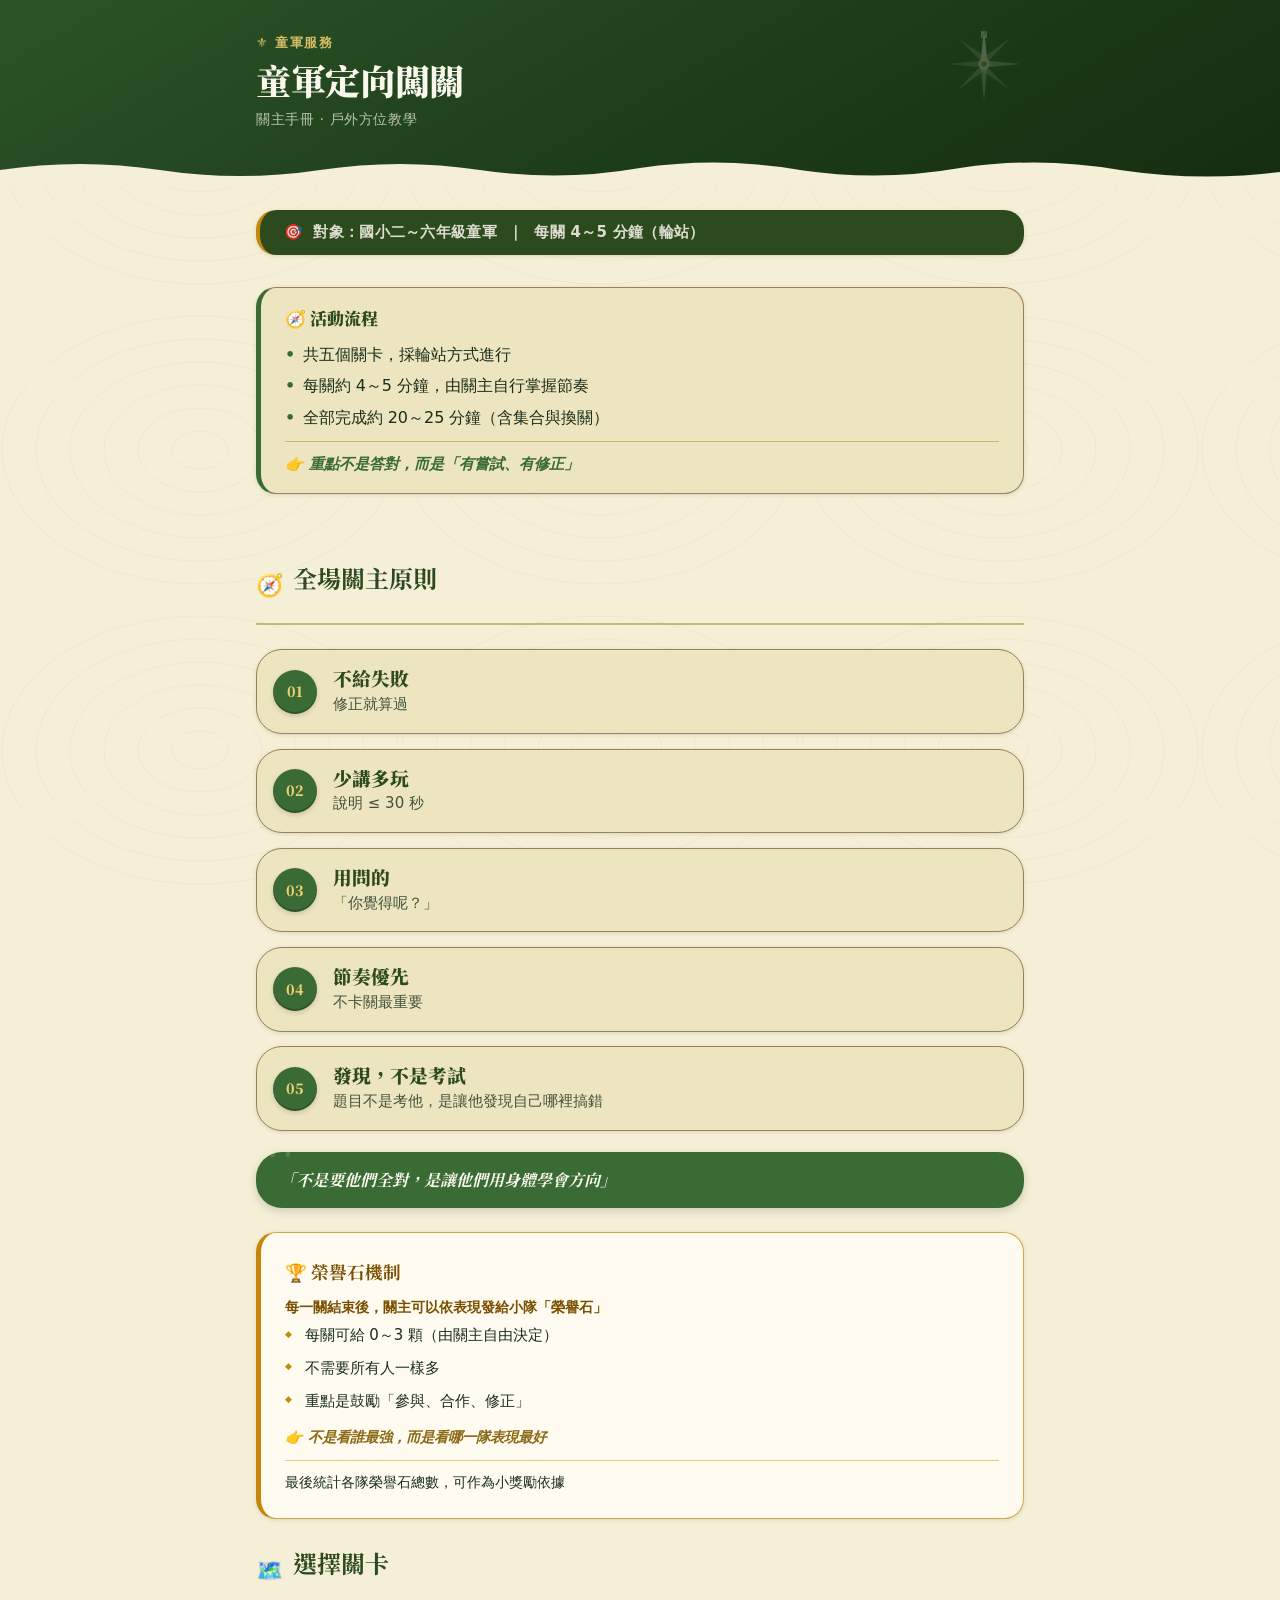
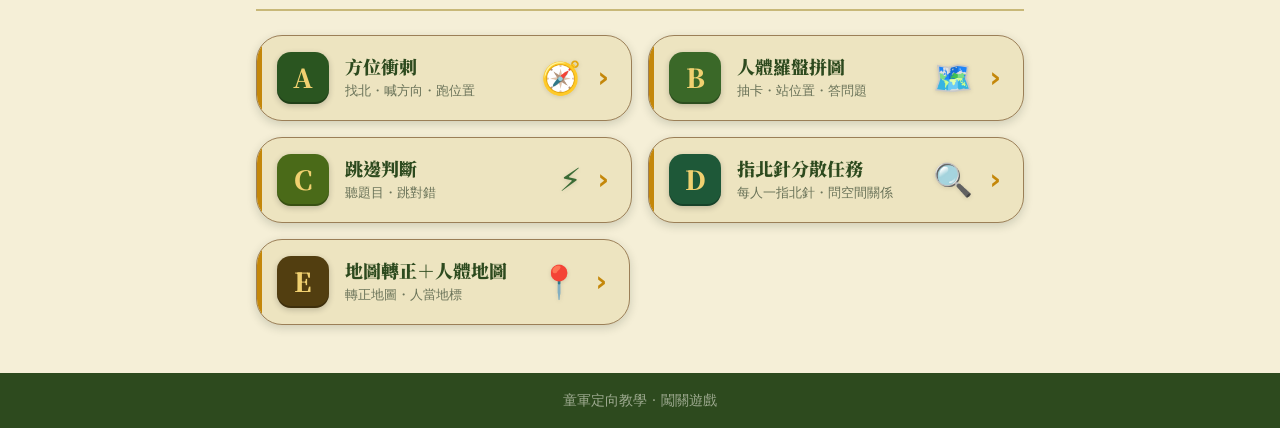
<file: index.html>
<!DOCTYPE html>
<html lang="zh-Hant">
<head>
  <meta charset="UTF-8">
  <meta name="viewport" content="width=device-width, initial-scale=1.0, viewport-fit=cover">
  <meta name="theme-color" content="#2C5428">
  <meta name="mobile-web-app-capable" content="yes">
  <meta name="apple-mobile-web-app-capable" content="yes">
  <meta name="apple-mobile-web-app-status-bar-style" content="black-translucent">
  <meta name="apple-mobile-web-app-title" content="童軍闖關">
  <title>童軍定向闖關 · 關主手冊</title>
  <link rel="icon" href="favicon.svg" type="image/svg+xml">
  <link rel="preconnect" href="https://fonts.googleapis.com">
  <link rel="preconnect" href="https://fonts.gstatic.com" crossorigin>
  <link rel="stylesheet" href="css/style.css">
</head>
<body>

  <!-- ── Header ── -->
  <header class="site-header">
    <div class="container">
      <div class="header-inner">
        <div class="header-text">
          <p class="header-eyebrow">⚜ 童軍服務</p>
          <h1>童軍定向闖關</h1>
          <p class="site-subtitle">關主手冊 · 戶外方位教學</p>
        </div>

        <!-- Compass Rose SVG -->
        <div class="compass-rose-wrap" aria-hidden="true">
          <svg viewBox="0 0 100 100" width="80" height="80" fill="white">
            <!-- N/S long points -->
            <polygon points="50,4 54,46 50,50 46,46"/>
            <polygon points="50,96 54,54 50,50 46,54" opacity=".55"/>
            <!-- E/W long points -->
            <polygon points="96,50 54,46 50,50 54,54" opacity=".55"/>
            <polygon points="4,50 46,46 50,50 46,54" opacity=".35"/>
            <!-- NE/SW diagonal -->
            <polygon points="82,18 56,46 50,50 54,56 18,82 44,54 50,50 46,44" opacity=".4"/>
            <!-- NW/SE diagonal -->
            <polygon points="18,18 46,46 50,50 44,56 82,82 54,54 50,50 56,44" opacity=".4"/>
            <!-- Centre rings -->
            <circle cx="50" cy="50" r="7" opacity=".9"/>
            <circle cx="50" cy="50" r="3.5" fill="#C4870A"/>
            <!-- N label -->
            <text x="50" y="18" text-anchor="middle" font-size="11" font-weight="bold"
                  font-family="system-ui, sans-serif" fill="white">N</text>
          </svg>
        </div>
      </div>
    </div>

    <!-- Wave edge -->
    <div class="header-wave" aria-hidden="true">
      <svg viewBox="0 0 1440 32" preserveAspectRatio="none" xmlns="http://www.w3.org/2000/svg">
        <path d="M0,32 L0,16 Q90,4 180,16 Q270,28 360,16 Q450,4 540,16 Q630,28 720,14 Q810,2 900,16 Q990,28 1080,14 Q1170,2 1260,16 Q1350,28 1440,18 L1440,32 Z"
              fill="#F5EFD7"/>
      </svg>
    </div>
  </header>

  <main>
    <div class="container">

      <!-- Activity overview -->
      <div class="overview-banner">
        <span>🎯</span>
        <span>對象：國小二～六年級童軍 &nbsp;｜&nbsp; 每關 4～5 分鐘（輪站）</span>
      </div>

      <!-- 活動流程 -->
      <div class="flow-card">
        <p class="flow-card-title">🧭 活動流程</p>
        <ul class="flow-list">
          <li>共五個關卡，採輪站方式進行</li>
          <li>每關約 4～5 分鐘，由關主自行掌握節奏</li>
          <li>全部完成約 20～25 分鐘（含集合與換關）</li>
        </ul>
        <p class="flow-note">👉 重點不是答對，而是「有嘗試、有修正」</p>
      </div>

      <!-- ── 全場關主原則 ── -->
      <section class="principles-section">
        <div class="section-heading">
          <span class="section-heading-icon">🧭</span>
          <h2>全場關主原則</h2>
        </div>

        <ul class="principles-list">
          <li class="principle-item">
            <span class="principle-num">01</span>
            <div class="principle-body">
              <strong class="principle-title">不給失敗</strong>
              <span class="principle-note">修正就算過</span>
            </div>
          </li>
          <li class="principle-item">
            <span class="principle-num">02</span>
            <div class="principle-body">
              <strong class="principle-title">少講多玩</strong>
              <span class="principle-note">說明 ≤ 30 秒</span>
            </div>
          </li>
          <li class="principle-item">
            <span class="principle-num">03</span>
            <div class="principle-body">
              <strong class="principle-title">用問的</strong>
              <span class="principle-note">「你覺得呢？」</span>
            </div>
          </li>
          <li class="principle-item">
            <span class="principle-num">04</span>
            <div class="principle-body">
              <strong class="principle-title">節奏優先</strong>
              <span class="principle-note">不卡關最重要</span>
            </div>
          </li>
          <li class="principle-item">
            <span class="principle-num">05</span>
            <div class="principle-body">
              <strong class="principle-title">發現，不是考試</strong>
              <span class="principle-note">題目不是考他，是讓他發現自己哪裡搞錯</span>
            </div>
          </li>
        </ul>

        <div class="spirit-quote">
          <p>「不是要他們全對，是讓他們用身體學會方向」</p>
        </div>
      </section>

      <!-- ── 榮譽石機制 ── -->
      <div class="honor-card">
        <p class="honor-card-title">🏆 榮譽石機制</p>
        <p class="honor-card-rule">每一關結束後，關主可以依表現發給小隊「榮譽石」</p>
        <ul class="honor-list">
          <li>每關可給 0～3 顆（由關主自由決定）</li>
          <li>不需要所有人一樣多</li>
          <li>重點是鼓勵「參與、合作、修正」</li>
        </ul>
        <p class="honor-note">👉 不是看誰最強，而是看哪一隊表現最好</p>
        <p class="honor-summary">最後統計各隊榮譽石總數，可作為小獎勵依據</p>
      </div>

      <!-- ── 選擇關卡 ── -->
      <section class="stations-section">
        <div class="section-heading">
          <span class="section-heading-icon">🗺️</span>
          <h2>選擇關卡</h2>
        </div>

        <nav class="station-grid" aria-label="關卡導覽">
          <a href="station-a.html" class="station-card" aria-label="A關：方位衝刺">
            <span class="station-card-badge badge-a">A</span>
            <div class="station-card-info">
              <span class="station-card-name">方位衝刺</span>
              <span class="station-card-sub">找北・喊方向・跑位置</span>
            </div>
            <span class="station-card-emoji">🧭</span>
            <span class="station-card-arrow">›</span>
          </a>

          <a href="station-b.html" class="station-card" aria-label="B關：人體羅盤拼圖">
            <span class="station-card-badge badge-b">B</span>
            <div class="station-card-info">
              <span class="station-card-name">人體羅盤拼圖</span>
              <span class="station-card-sub">抽卡・站位置・答問題</span>
            </div>
            <span class="station-card-emoji">🗺️</span>
            <span class="station-card-arrow">›</span>
          </a>

          <a href="station-c.html" class="station-card" aria-label="C關：跳邊判斷">
            <span class="station-card-badge badge-c">C</span>
            <div class="station-card-info">
              <span class="station-card-name">跳邊判斷</span>
              <span class="station-card-sub">聽題目・跳對錯</span>
            </div>
            <span class="station-card-emoji">⚡</span>
            <span class="station-card-arrow">›</span>
          </a>

          <a href="station-d.html" class="station-card" aria-label="D關：指北針分散任務">
            <span class="station-card-badge badge-d">D</span>
            <div class="station-card-info">
              <span class="station-card-name">指北針分散任務</span>
              <span class="station-card-sub">每人一指北針・問空間關係</span>
            </div>
            <span class="station-card-emoji">🔍</span>
            <span class="station-card-arrow">›</span>
          </a>

          <a href="station-e.html" class="station-card" aria-label="E關：地圖轉正＋人體地圖">
            <span class="station-card-badge badge-e">E</span>
            <div class="station-card-info">
              <span class="station-card-name">地圖轉正＋人體地圖</span>
              <span class="station-card-sub">轉正地圖・人當地標</span>
            </div>
            <span class="station-card-emoji">📍</span>
            <span class="station-card-arrow">›</span>
          </a>
        </nav>
      </section>

    </div>
  </main>

  <footer class="site-footer">
    <p>童軍定向教學 · 闖關遊戲</p>
  </footer>

</body>
</html>
</file>
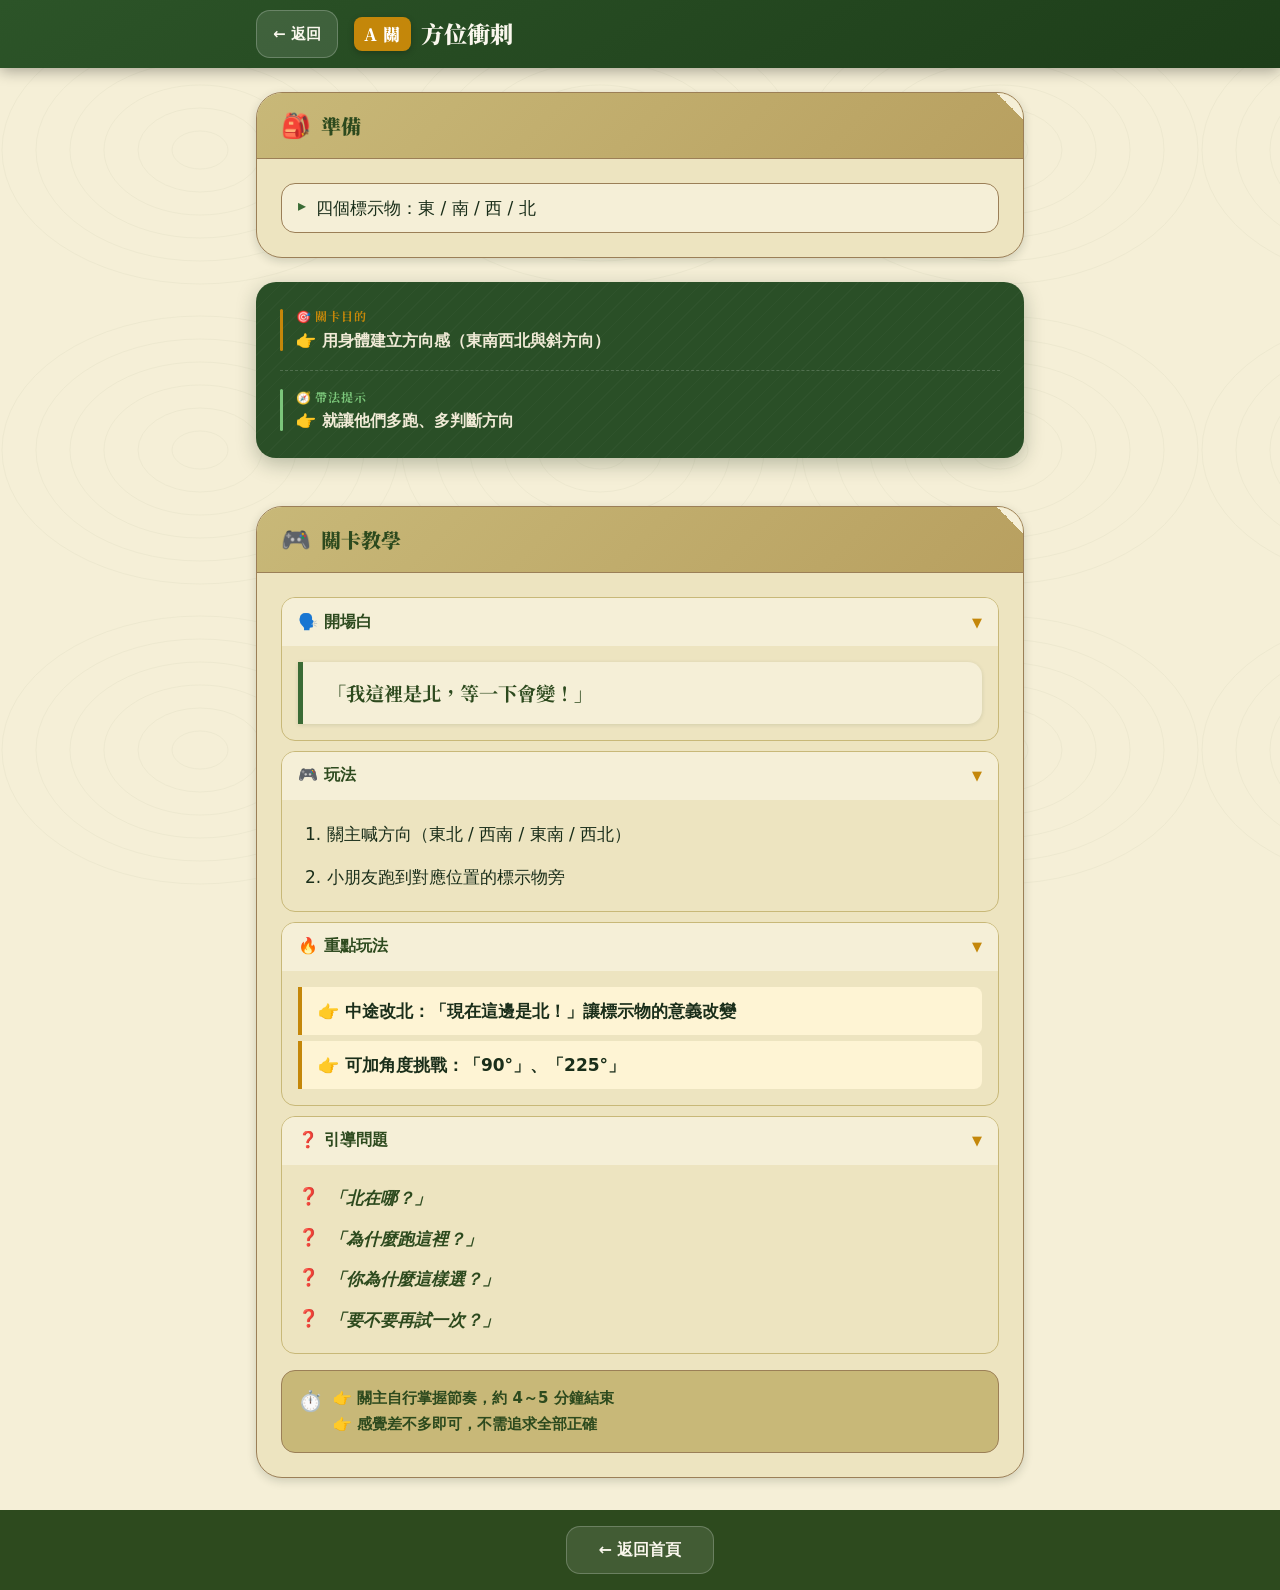
<file: station-a.html>
<!DOCTYPE html>
<html lang="zh-Hant">
<head>
  <meta charset="UTF-8">
  <meta name="viewport" content="width=device-width, initial-scale=1.0, viewport-fit=cover">
  <meta name="theme-color" content="#2C5428">
  <meta name="mobile-web-app-capable" content="yes">
  <meta name="apple-mobile-web-app-capable" content="yes">
  <meta name="apple-mobile-web-app-status-bar-style" content="black-translucent">
  <meta name="apple-mobile-web-app-title" content="童軍闖關">
  <title>A關：方位衝刺 · 童軍定向</title>
  <link rel="preconnect" href="https://fonts.googleapis.com">
  <link rel="preconnect" href="https://fonts.gstatic.com" crossorigin>
  <link rel="icon" href="favicon.svg" type="image/svg+xml">
  <link rel="stylesheet" href="css/style.css">
</head>
<body>

  <header class="station-header">
    <div class="container">
      <a href="index.html" class="back-btn" aria-label="返回首頁">← 返回</a>
      <div class="station-title-group">
        <span class="station-badge">A 關</span>
        <h1>方位衝刺</h1>
      </div>
    </div>
  </header>

  <main>
    <div class="container">
      <div class="content-cards">

        <!-- 準備 -->
        <section class="content-card" id="prep">
          <div class="card-header">
            <span class="card-icon">🎒</span>
            <h2>準備</h2>
          </div>
          <div class="card-body">
            <ul class="prep-list">
              <li>四個標示物：東 / 南 / 西 / 北</li>
            </ul>
          </div>
        </section>

        <!-- 任務牌 -->
        <section class="mission-card" aria-label="關卡目的與帶法提示">
          <div class="mission-row">
            <div class="mission-block is-purpose">
              <span class="mission-label">🎯 關卡目的</span>
              <p class="mission-text">👉 用身體建立方向感（東南西北與斜方向）</p>
            </div>
            <hr class="mission-divider">
            <div class="mission-block is-approach">
              <span class="mission-label">🧭 帶法提示</span>
              <p class="mission-text">👉 就讓他們多跑、多判斷方向</p>
            </div>
          </div>
        </section>

        <!-- 關卡教學 -->
        <section class="content-card" id="teaching">
          <div class="card-header">
            <span class="card-icon">🎮</span>
            <h2>關卡教學</h2>
          </div>
          <div class="card-body">

            <div class="teaching-block is-open">
              <button class="block-toggle" aria-expanded="true">
                <span class="block-title">🗣️ 開場白</span>
                <span class="block-chevron">▼</span>
              </button>
              <div class="block-body">
                <blockquote class="spiel">「我這裡是北，等一下會變！」</blockquote>
              </div>
            </div>

            <div class="teaching-block is-open">
              <button class="block-toggle" aria-expanded="true">
                <span class="block-title">🎮 玩法</span>
                <span class="block-chevron">▼</span>
              </button>
              <div class="block-body">
                <ol class="gameplay-steps">
                  <li>關主喊方向（東北 / 西南 / 東南 / 西北）</li>
                  <li>小朋友跑到對應位置的標示物旁</li>
                </ol>
              </div>
            </div>

            <div class="teaching-block is-open">
              <button class="block-toggle" aria-expanded="true">
                <span class="block-title">🔥 重點玩法</span>
                <span class="block-chevron">▼</span>
              </button>
              <div class="block-body">
                <ul class="key-list">
                  <li>👉 中途改北：「現在這邊是北！」讓標示物的意義改變</li>
                  <li>👉 可加角度挑戰：「90°」、「225°」</li>
                </ul>
              </div>
            </div>

            <div class="teaching-block is-open">
              <button class="block-toggle" aria-expanded="true">
                <span class="block-title">❓ 引導問題</span>
                <span class="block-chevron">▼</span>
              </button>
              <div class="block-body">
                <ul class="guidance-list">
                  <li>「北在哪？」</li>
                  <li>「為什麼跑這裡？」</li>
                  <li>「你為什麼這樣選？」</li>
                  <li>「要不要再試一次？」</li>
                </ul>
              </div>
            </div>

            <div class="rhythm-reminder">
              <span class="rhythm-icon">⏱️</span>
              <div class="rhythm-lines">
                <p>👉 關主自行掌握節奏，約 4～5 分鐘結束</p>
                <p>👉 感覺差不多即可，不需追求全部正確</p>
              </div>
            </div>


          </div>
        </section>

      </div>
    </div>
  </main>

  <footer class="station-footer">
    <a href="index.html" class="back-btn">← 返回首頁</a>
  </footer>

  <script src="js/main.js"></script>
</body>
</html>
</file>
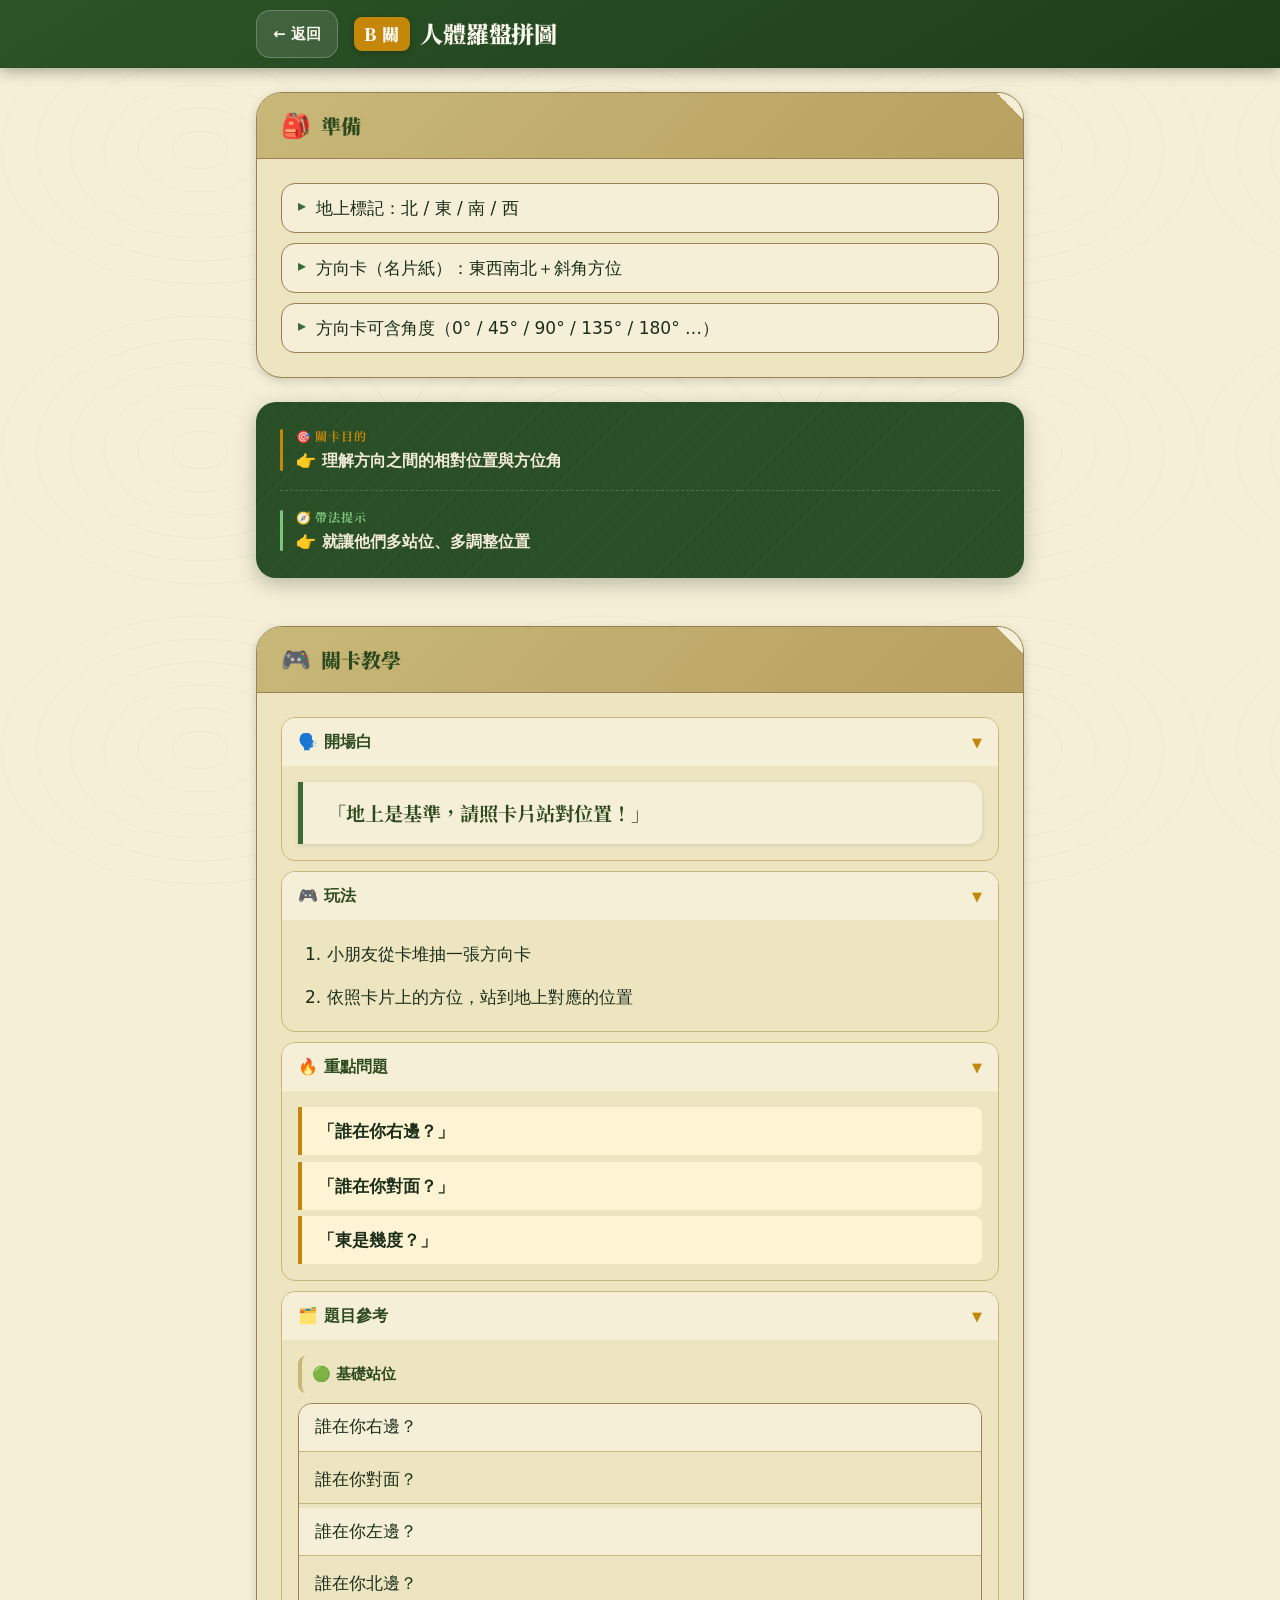
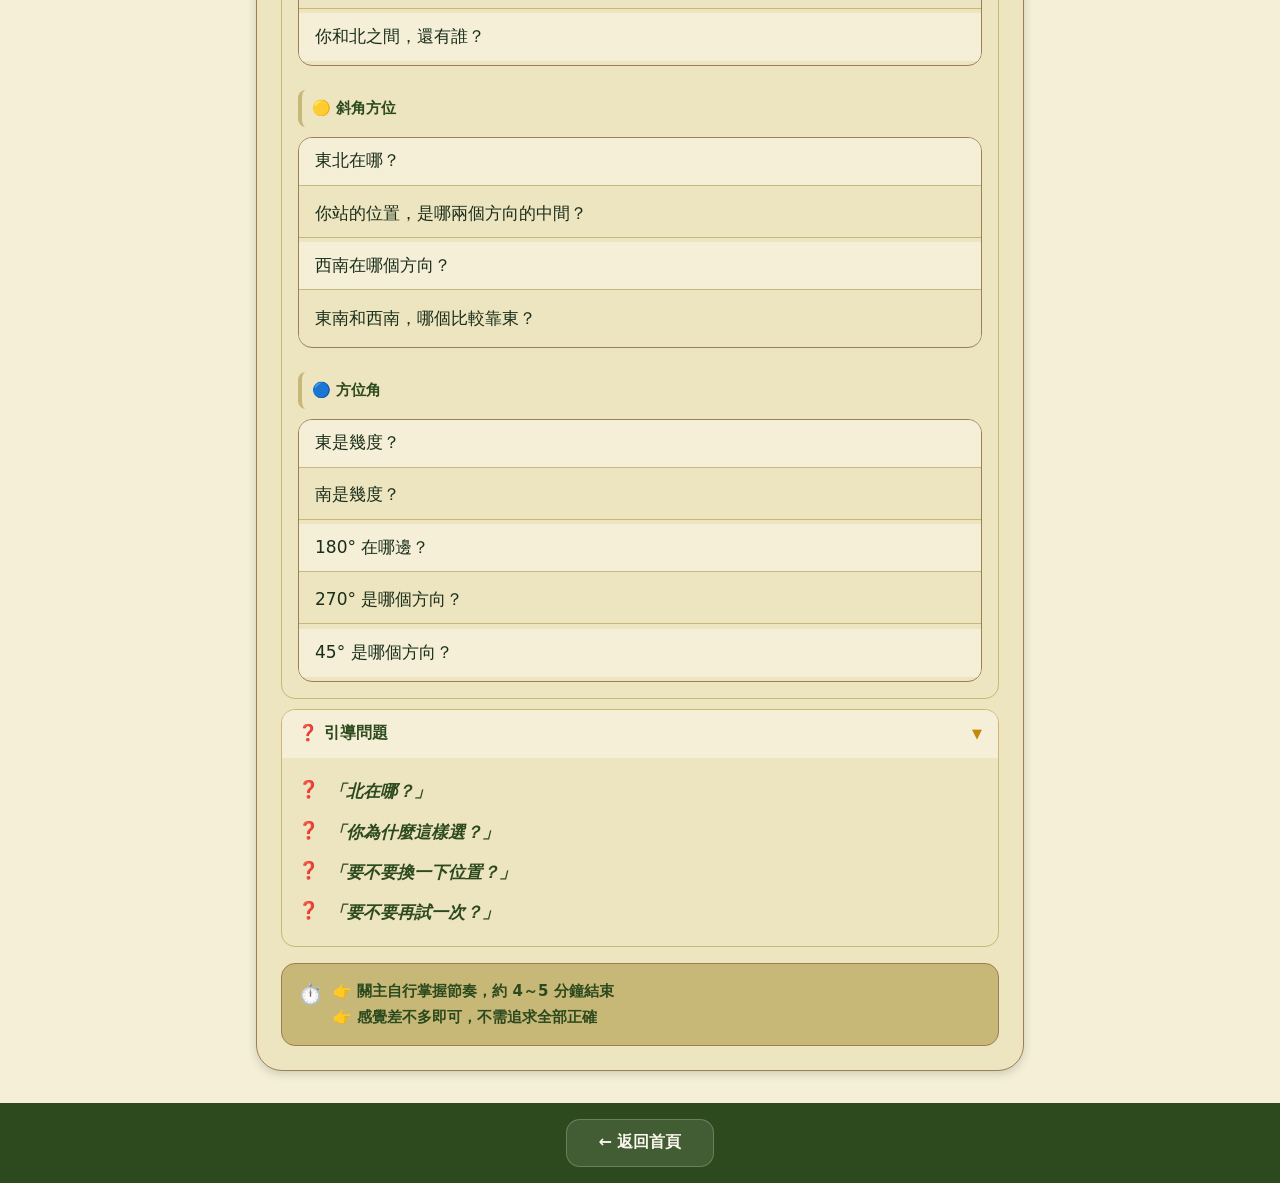
<file: station-b.html>
<!DOCTYPE html>
<html lang="zh-Hant">
<head>
  <meta charset="UTF-8">
  <meta name="viewport" content="width=device-width, initial-scale=1.0, viewport-fit=cover">
  <meta name="theme-color" content="#2C5428">
  <meta name="mobile-web-app-capable" content="yes">
  <meta name="apple-mobile-web-app-capable" content="yes">
  <meta name="apple-mobile-web-app-status-bar-style" content="black-translucent">
  <meta name="apple-mobile-web-app-title" content="童軍闖關">
  <title>B關：人體羅盤拼圖 · 童軍定向</title>
  <link rel="preconnect" href="https://fonts.googleapis.com">
  <link rel="preconnect" href="https://fonts.gstatic.com" crossorigin>
  <link rel="icon" href="favicon.svg" type="image/svg+xml">
  <link rel="stylesheet" href="css/style.css">
</head>
<body>

  <header class="station-header">
    <div class="container">
      <a href="index.html" class="back-btn" aria-label="返回首頁">← 返回</a>
      <div class="station-title-group">
        <span class="station-badge">B 關</span>
        <h1>人體羅盤拼圖</h1>
      </div>
    </div>
  </header>

  <main>
    <div class="container">
      <div class="content-cards">

        <!-- 準備 -->
        <section class="content-card" id="prep">
          <div class="card-header">
            <span class="card-icon">🎒</span>
            <h2>準備</h2>
          </div>
          <div class="card-body">
            <ul class="prep-list">
              <li>地上標記：北 / 東 / 南 / 西</li>
              <li>方向卡（名片紙）：東西南北＋斜角方位</li>
              <li>方向卡可含角度（0° / 45° / 90° / 135° / 180° …）</li>
            </ul>
          </div>
        </section>

        <!-- 任務牌 -->
        <section class="mission-card" aria-label="關卡目的與帶法提示">
          <div class="mission-row">
            <div class="mission-block is-purpose">
              <span class="mission-label">🎯 關卡目的</span>
              <p class="mission-text">👉 理解方向之間的相對位置與方位角</p>
            </div>
            <hr class="mission-divider">
            <div class="mission-block is-approach">
              <span class="mission-label">🧭 帶法提示</span>
              <p class="mission-text">👉 就讓他們多站位、多調整位置</p>
            </div>
          </div>
        </section>

        <!-- 關卡教學 -->
        <section class="content-card" id="teaching">
          <div class="card-header">
            <span class="card-icon">🎮</span>
            <h2>關卡教學</h2>
          </div>
          <div class="card-body">

            <div class="teaching-block is-open">
              <button class="block-toggle" aria-expanded="true">
                <span class="block-title">🗣️ 開場白</span>
                <span class="block-chevron">▼</span>
              </button>
              <div class="block-body">
                <blockquote class="spiel">「地上是基準，請照卡片站對位置！」</blockquote>
              </div>
            </div>

            <div class="teaching-block is-open">
              <button class="block-toggle" aria-expanded="true">
                <span class="block-title">🎮 玩法</span>
                <span class="block-chevron">▼</span>
              </button>
              <div class="block-body">
                <ol class="gameplay-steps">
                  <li>小朋友從卡堆抽一張方向卡</li>
                  <li>依照卡片上的方位，站到地上對應的位置</li>
                </ol>
              </div>
            </div>

            <div class="teaching-block is-open">
              <button class="block-toggle" aria-expanded="true">
                <span class="block-title">🔥 重點問題</span>
                <span class="block-chevron">▼</span>
              </button>
              <div class="block-body">
                <ul class="key-list">
                  <li>「誰在你右邊？」</li>
                  <li>「誰在你對面？」</li>
                  <li>「東是幾度？」</li>
                </ul>
              </div>
            </div>

            <div class="teaching-block is-open">
              <button class="block-toggle" aria-expanded="true">
                <span class="block-title">🗂️ 題目參考</span>
                <span class="block-chevron">▼</span>
              </button>
              <div class="block-body">

                <div class="q-group">
                  <h4 class="q-group-title">🟢 基礎站位</h4>
                  <ul class="question-list" role="list">
                    <li class="q-item" role="listitem" tabindex="0"><span class="q-text">誰在你右邊？</span></li>
                    <li class="q-item" role="listitem" tabindex="0"><span class="q-text">誰在你對面？</span></li>
                    <li class="q-item" role="listitem" tabindex="0"><span class="q-text">誰在你左邊？</span></li>
                    <li class="q-item" role="listitem" tabindex="0"><span class="q-text">誰在你北邊？</span></li>
                    <li class="q-item" role="listitem" tabindex="0"><span class="q-text">你和北之間，還有誰？</span></li>
                  </ul>
                </div>

                <div class="q-group">
                  <h4 class="q-group-title">🟡 斜角方位</h4>
                  <ul class="question-list" role="list">
                    <li class="q-item" role="listitem" tabindex="0"><span class="q-text">東北在哪？</span></li>
                    <li class="q-item" role="listitem" tabindex="0"><span class="q-text">你站的位置，是哪兩個方向的中間？</span></li>
                    <li class="q-item" role="listitem" tabindex="0"><span class="q-text">西南在哪個方向？</span></li>
                    <li class="q-item" role="listitem" tabindex="0"><span class="q-text">東南和西南，哪個比較靠東？</span></li>
                  </ul>
                </div>

                <div class="q-group">
                  <h4 class="q-group-title">🔵 方位角</h4>
                  <ul class="question-list" role="list">
                    <li class="q-item" role="listitem" tabindex="0"><span class="q-text">東是幾度？</span></li>
                    <li class="q-item" role="listitem" tabindex="0"><span class="q-text">南是幾度？</span></li>
                    <li class="q-item" role="listitem" tabindex="0"><span class="q-text">180° 在哪邊？</span></li>
                    <li class="q-item" role="listitem" tabindex="0"><span class="q-text">270° 是哪個方向？</span></li>
                    <li class="q-item" role="listitem" tabindex="0"><span class="q-text">45° 是哪個方向？</span></li>
                  </ul>
                </div>

              </div>
            </div>

            <div class="teaching-block is-open">
              <button class="block-toggle" aria-expanded="true">
                <span class="block-title">❓ 引導問題</span>
                <span class="block-chevron">▼</span>
              </button>
              <div class="block-body">
                <ul class="guidance-list">
                  <li>「北在哪？」</li>
                  <li>「你為什麼這樣選？」</li>
                  <li>「要不要換一下位置？」</li>
                  <li>「要不要再試一次？」</li>
                </ul>
              </div>
            </div>

            <div class="rhythm-reminder">
              <span class="rhythm-icon">⏱️</span>
              <div class="rhythm-lines">
                <p>👉 關主自行掌握節奏，約 4～5 分鐘結束</p>
                <p>👉 感覺差不多即可，不需追求全部正確</p>
              </div>
            </div>


          </div>
        </section>

      </div>
    </div>
  </main>

  <footer class="station-footer">
    <a href="index.html" class="back-btn">← 返回首頁</a>
  </footer>

  <script src="js/main.js"></script>
</body>
</html>
</file>
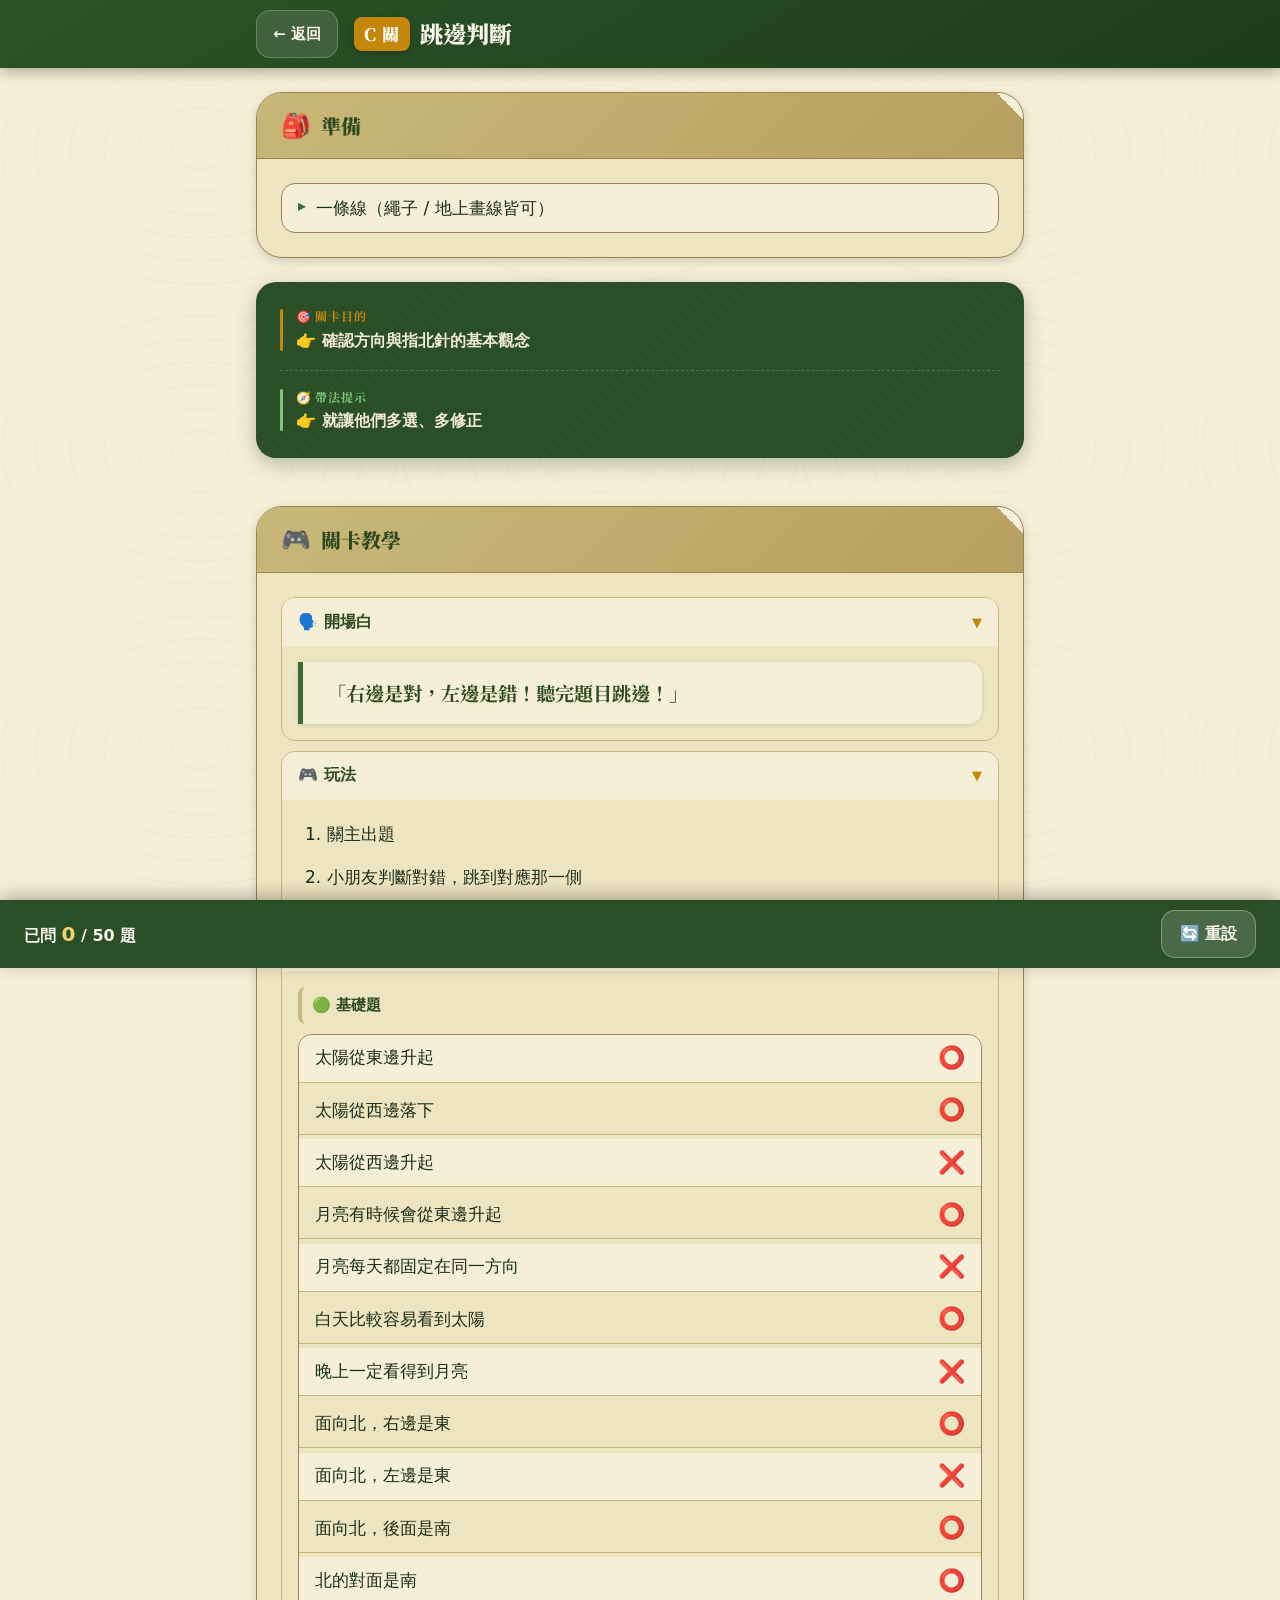
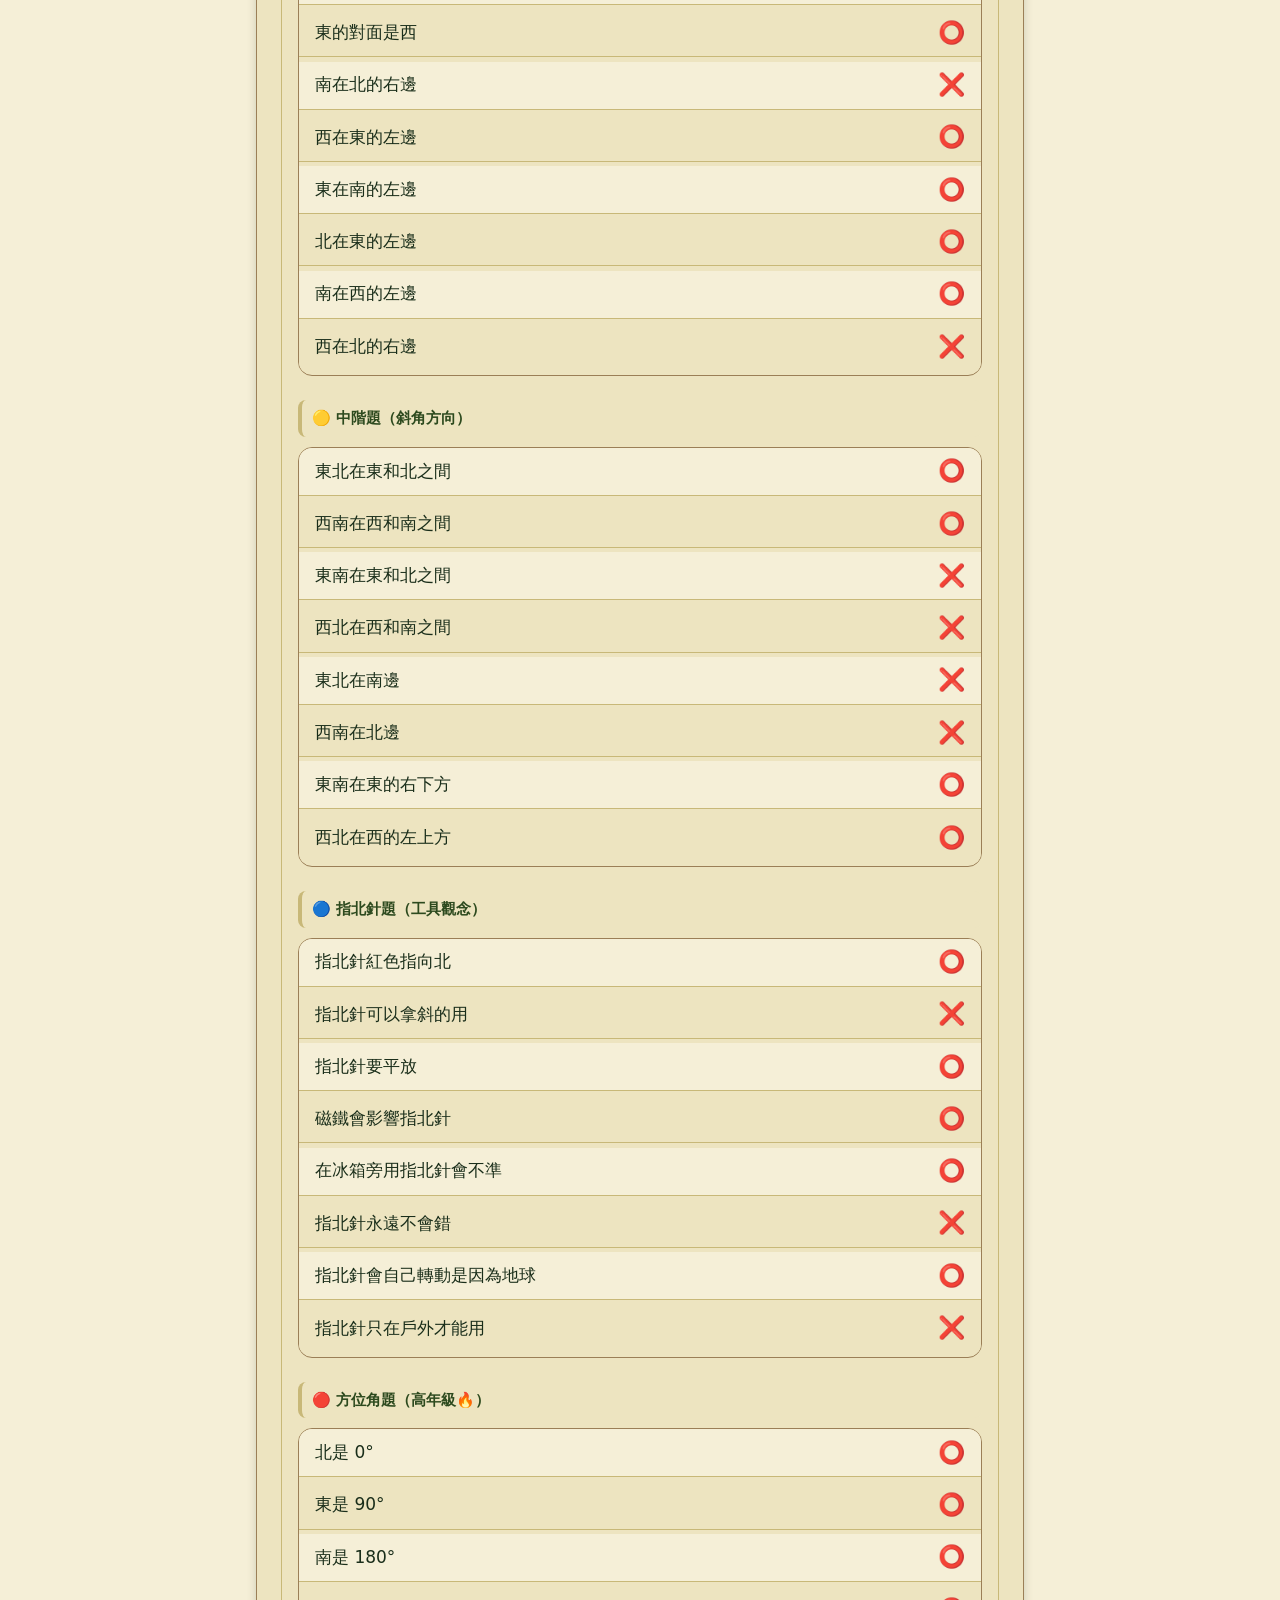
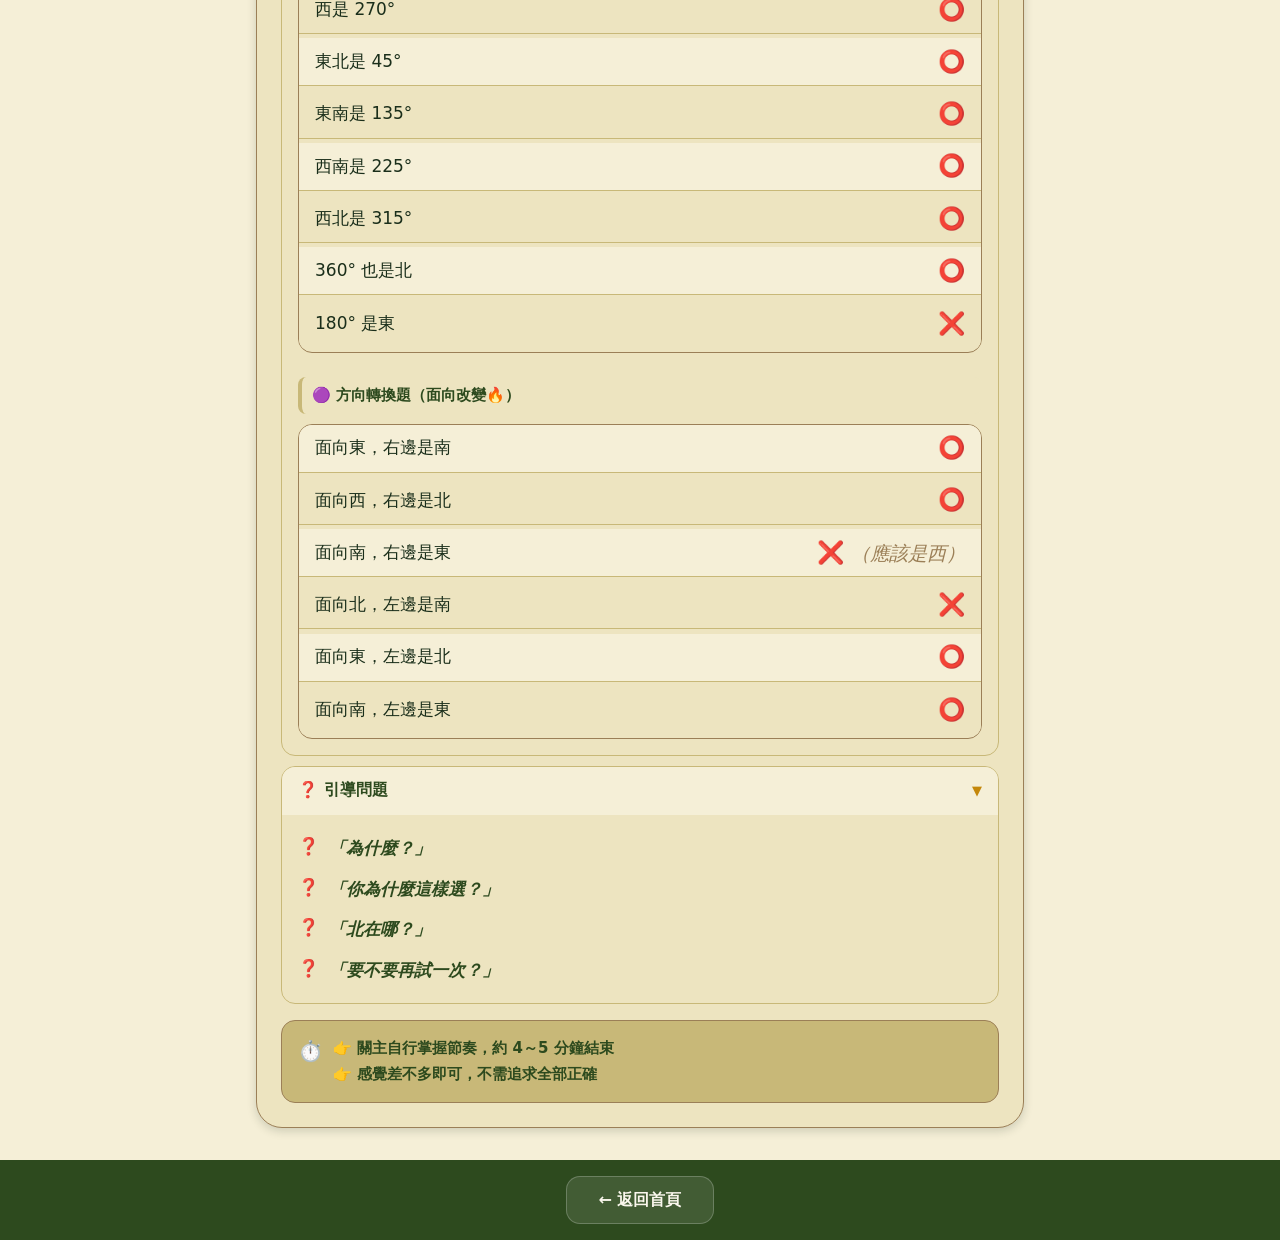
<file: station-c.html>
<!DOCTYPE html>
<html lang="zh-Hant">
<head>
  <meta charset="UTF-8">
  <meta name="viewport" content="width=device-width, initial-scale=1.0, viewport-fit=cover">
  <meta name="theme-color" content="#2C5428">
  <meta name="mobile-web-app-capable" content="yes">
  <meta name="apple-mobile-web-app-capable" content="yes">
  <meta name="apple-mobile-web-app-status-bar-style" content="black-translucent">
  <meta name="apple-mobile-web-app-title" content="童軍闖關">
  <title>C關：跳邊判斷 · 童軍定向</title>
  <link rel="preconnect" href="https://fonts.googleapis.com">
  <link rel="preconnect" href="https://fonts.gstatic.com" crossorigin>
  <link rel="icon" href="favicon.svg" type="image/svg+xml">
  <link rel="stylesheet" href="css/style.css">
</head>
<body>

  <header class="station-header">
    <div class="container">
      <a href="index.html" class="back-btn" aria-label="返回首頁">← 返回</a>
      <div class="station-title-group">
        <span class="station-badge">C 關</span>
        <h1>跳邊判斷</h1>
      </div>
    </div>
  </header>

  <main>
    <div class="container">
      <div class="content-cards">

        <!-- 準備 -->
        <section class="content-card" id="prep">
          <div class="card-header">
            <span class="card-icon">🎒</span>
            <h2>準備</h2>
          </div>
          <div class="card-body">
            <ul class="prep-list">
              <li>一條線（繩子 / 地上畫線皆可）</li>
            </ul>
          </div>
        </section>

        <!-- 任務牌 -->
        <section class="mission-card" aria-label="關卡目的與帶法提示">
          <div class="mission-row">
            <div class="mission-block is-purpose">
              <span class="mission-label">🎯 關卡目的</span>
              <p class="mission-text">👉 確認方向與指北針的基本觀念</p>
            </div>
            <hr class="mission-divider">
            <div class="mission-block is-approach">
              <span class="mission-label">🧭 帶法提示</span>
              <p class="mission-text">👉 就讓他們多選、多修正</p>
            </div>
          </div>
        </section>

        <!-- 關卡教學 -->
        <section class="content-card" id="teaching">
          <div class="card-header">
            <span class="card-icon">🎮</span>
            <h2>關卡教學</h2>
          </div>
          <div class="card-body">

            <div class="teaching-block is-open">
              <button class="block-toggle" aria-expanded="true">
                <span class="block-title">🗣️ 開場白</span>
                <span class="block-chevron">▼</span>
              </button>
              <div class="block-body">
                <blockquote class="spiel">「右邊是對，左邊是錯！聽完題目跳邊！」</blockquote>
              </div>
            </div>

            <div class="teaching-block is-open">
              <button class="block-toggle" aria-expanded="true">
                <span class="block-title">🎮 玩法</span>
                <span class="block-chevron">▼</span>
              </button>
              <div class="block-body">
                <ol class="gameplay-steps">
                  <li>關主出題</li>
                  <li>小朋友判斷對錯，跳到對應那一側</li>
                </ol>
              </div>
            </div>

            <!-- 題目列表 -->
            <div class="teaching-block is-open" id="question-block">
              <button class="block-toggle" aria-expanded="true">
                <span class="block-title">🔥 題目列表（共 <span id="q-total-count">50</span> 題）</span>
                <span class="block-chevron">▼</span>
              </button>
              <div class="block-body">

                <!-- 🟢 基礎題 -->
                <div class="q-group">
                  <h4 class="q-group-title">🟢 基礎題</h4>
                  <ul class="question-list" role="list">
                    <li class="q-item" role="listitem" tabindex="0">
                      <span class="q-text">太陽從東邊升起</span>
                      <span class="q-ans">⭕</span>
                    </li>
                    <li class="q-item" role="listitem" tabindex="0">
                      <span class="q-text">太陽從西邊落下</span>
                      <span class="q-ans">⭕</span>
                    </li>
                    <li class="q-item" role="listitem" tabindex="0">
                      <span class="q-text">太陽從西邊升起</span>
                      <span class="q-ans">❌</span>
                    </li>
                    <li class="q-item" role="listitem" tabindex="0">
                      <span class="q-text">月亮有時候會從東邊升起</span>
                      <span class="q-ans">⭕</span>
                    </li>
                    <li class="q-item" role="listitem" tabindex="0">
                      <span class="q-text">月亮每天都固定在同一方向</span>
                      <span class="q-ans">❌</span>
                    </li>
                    <li class="q-item" role="listitem" tabindex="0">
                      <span class="q-text">白天比較容易看到太陽</span>
                      <span class="q-ans">⭕</span>
                    </li>
                    <li class="q-item" role="listitem" tabindex="0">
                      <span class="q-text">晚上一定看得到月亮</span>
                      <span class="q-ans">❌</span>
                    </li>
                    <li class="q-item" role="listitem" tabindex="0">
                      <span class="q-text">面向北，右邊是東</span>
                      <span class="q-ans">⭕</span>
                    </li>
                    <li class="q-item" role="listitem" tabindex="0">
                      <span class="q-text">面向北，左邊是東</span>
                      <span class="q-ans">❌</span>
                    </li>
                    <li class="q-item" role="listitem" tabindex="0">
                      <span class="q-text">面向北，後面是南</span>
                      <span class="q-ans">⭕</span>
                    </li>
                    <li class="q-item" role="listitem" tabindex="0">
                      <span class="q-text">北的對面是南</span>
                      <span class="q-ans">⭕</span>
                    </li>
                    <li class="q-item" role="listitem" tabindex="0">
                      <span class="q-text">東的對面是西</span>
                      <span class="q-ans">⭕</span>
                    </li>
                    <li class="q-item" role="listitem" tabindex="0">
                      <span class="q-text">南在北的右邊</span>
                      <span class="q-ans">❌</span>
                    </li>
                    <li class="q-item" role="listitem" tabindex="0">
                      <span class="q-text">西在東的左邊</span>
                      <span class="q-ans">⭕</span>
                    </li>
                    <li class="q-item" role="listitem" tabindex="0">
                      <span class="q-text">東在南的左邊</span>
                      <span class="q-ans">⭕</span>
                    </li>
                    <li class="q-item" role="listitem" tabindex="0">
                      <span class="q-text">北在東的左邊</span>
                      <span class="q-ans">⭕</span>
                    </li>
                    <li class="q-item" role="listitem" tabindex="0">
                      <span class="q-text">南在西的左邊</span>
                      <span class="q-ans">⭕</span>
                    </li>
                    <li class="q-item" role="listitem" tabindex="0">
                      <span class="q-text">西在北的右邊</span>
                      <span class="q-ans">❌</span>
                    </li>
                  </ul>
                </div>

                <!-- 🟡 中階題 -->

                <div class="q-group">
                  <h4 class="q-group-title">🟡 中階題（斜角方向）</h4>
                  <ul class="question-list" role="list">
                    <li class="q-item" role="listitem" tabindex="0">
                      <span class="q-text">東北在東和北之間</span>
                      <span class="q-ans">⭕</span>
                    </li>
                    <li class="q-item" role="listitem" tabindex="0">
                      <span class="q-text">西南在西和南之間</span>
                      <span class="q-ans">⭕</span>
                    </li>
                    <li class="q-item" role="listitem" tabindex="0">
                      <span class="q-text">東南在東和北之間</span>
                      <span class="q-ans">❌</span>
                    </li>
                    <li class="q-item" role="listitem" tabindex="0">
                      <span class="q-text">西北在西和南之間</span>
                      <span class="q-ans">❌</span>
                    </li>
                    <li class="q-item" role="listitem" tabindex="0">
                      <span class="q-text">東北在南邊</span>
                      <span class="q-ans">❌</span>
                    </li>
                    <li class="q-item" role="listitem" tabindex="0">
                      <span class="q-text">西南在北邊</span>
                      <span class="q-ans">❌</span>
                    </li>
                    <li class="q-item" role="listitem" tabindex="0">
                      <span class="q-text">東南在東的右下方</span>
                      <span class="q-ans">⭕</span>
                    </li>
                    <li class="q-item" role="listitem" tabindex="0">
                      <span class="q-text">西北在西的左上方</span>
                      <span class="q-ans">⭕</span>
                    </li>
                  </ul>
                </div>

                <!-- 🔵 指北針題 -->
                <div class="q-group">
                  <h4 class="q-group-title">🔵 指北針題（工具觀念）</h4>
                  <ul class="question-list" role="list">
                    <li class="q-item" role="listitem" tabindex="0">
                      <span class="q-text">指北針紅色指向北</span>
                      <span class="q-ans">⭕</span>
                    </li>
                    <li class="q-item" role="listitem" tabindex="0">
                      <span class="q-text">指北針可以拿斜的用</span>
                      <span class="q-ans">❌</span>
                    </li>
                    <li class="q-item" role="listitem" tabindex="0">
                      <span class="q-text">指北針要平放</span>
                      <span class="q-ans">⭕</span>
                    </li>
                    <li class="q-item" role="listitem" tabindex="0">
                      <span class="q-text">磁鐵會影響指北針</span>
                      <span class="q-ans">⭕</span>
                    </li>
                    <li class="q-item" role="listitem" tabindex="0">
                      <span class="q-text">在冰箱旁用指北針會不準</span>
                      <span class="q-ans">⭕</span>
                    </li>
                    <li class="q-item" role="listitem" tabindex="0">
                      <span class="q-text">指北針永遠不會錯</span>
                      <span class="q-ans">❌</span>
                    </li>
                    <li class="q-item" role="listitem" tabindex="0">
                      <span class="q-text">指北針會自己轉動是因為地球</span>
                      <span class="q-ans">⭕</span>
                    </li>
                    <li class="q-item" role="listitem" tabindex="0">
                      <span class="q-text">指北針只在戶外才能用</span>
                      <span class="q-ans">❌</span>
                    </li>
                  </ul>
                </div>

                <!-- 🔴 方位角題 -->
                <div class="q-group">
                  <h4 class="q-group-title">🔴 方位角題（高年級🔥）</h4>
                  <ul class="question-list" role="list">
                    <li class="q-item" role="listitem" tabindex="0">
                      <span class="q-text">北是 0°</span>
                      <span class="q-ans">⭕</span>
                    </li>
                    <li class="q-item" role="listitem" tabindex="0">
                      <span class="q-text">東是 90°</span>
                      <span class="q-ans">⭕</span>
                    </li>
                    <li class="q-item" role="listitem" tabindex="0">
                      <span class="q-text">南是 180°</span>
                      <span class="q-ans">⭕</span>
                    </li>
                    <li class="q-item" role="listitem" tabindex="0">
                      <span class="q-text">西是 270°</span>
                      <span class="q-ans">⭕</span>
                    </li>
                    <li class="q-item" role="listitem" tabindex="0">
                      <span class="q-text">東北是 45°</span>
                      <span class="q-ans">⭕</span>
                    </li>
                    <li class="q-item" role="listitem" tabindex="0">
                      <span class="q-text">東南是 135°</span>
                      <span class="q-ans">⭕</span>
                    </li>
                    <li class="q-item" role="listitem" tabindex="0">
                      <span class="q-text">西南是 225°</span>
                      <span class="q-ans">⭕</span>
                    </li>
                    <li class="q-item" role="listitem" tabindex="0">
                      <span class="q-text">西北是 315°</span>
                      <span class="q-ans">⭕</span>
                    </li>
                    <li class="q-item" role="listitem" tabindex="0">
                      <span class="q-text">360° 也是北</span>
                      <span class="q-ans">⭕</span>
                    </li>
                    <li class="q-item" role="listitem" tabindex="0">
                      <span class="q-text">180° 是東</span>
                      <span class="q-ans">❌</span>
                    </li>
                  </ul>
                </div>

                <!-- 🟣 方向轉換題 -->
                <div class="q-group">
                  <h4 class="q-group-title">🟣 方向轉換題（面向改變🔥）</h4>
                  <ul class="question-list" role="list">
                    <li class="q-item" role="listitem" tabindex="0">
                      <span class="q-text">面向東，右邊是南</span>
                      <span class="q-ans">⭕</span>
                    </li>
                    <li class="q-item" role="listitem" tabindex="0">
                      <span class="q-text">面向西，右邊是北</span>
                      <span class="q-ans">⭕</span>
                    </li>
                    <li class="q-item" role="listitem" tabindex="0">
                      <span class="q-text">面向南，右邊是東</span>
                      <span class="q-ans">❌ <span class="q-note">（應該是西）</span></span>
                    </li>
                    <li class="q-item" role="listitem" tabindex="0">
                      <span class="q-text">面向北，左邊是南</span>
                      <span class="q-ans">❌</span>
                    </li>
                    <li class="q-item" role="listitem" tabindex="0">
                      <span class="q-text">面向東，左邊是北</span>
                      <span class="q-ans">⭕</span>
                    </li>
                    <li class="q-item" role="listitem" tabindex="0">
                      <span class="q-text">面向南，左邊是東</span>
                      <span class="q-ans">⭕</span>
                    </li>
                  </ul>
                </div>

              </div><!-- /.block-body -->
            </div><!-- /#question-block -->

            <div class="teaching-block is-open">
              <button class="block-toggle" aria-expanded="true">
                <span class="block-title">❓ 引導問題</span>
                <span class="block-chevron">▼</span>
              </button>
              <div class="block-body">
                <ul class="guidance-list">
                  <li>「為什麼？」</li>
                  <li>「你為什麼這樣選？」</li>
                  <li>「北在哪？」</li>
                  <li>「要不要再試一次？」</li>
                </ul>
              </div>
            </div>

            <div class="rhythm-reminder">
              <span class="rhythm-icon">⏱️</span>
              <div class="rhythm-lines">
                <p>👉 關主自行掌握節奏，約 4～5 分鐘結束</p>
                <p>👉 感覺差不多即可，不需追求全部正確</p>
              </div>
            </div>

          </div>
        </section>

      </div>
    </div>
  </main>

  <footer class="station-footer">
    <a href="index.html" class="back-btn">← 返回首頁</a>
  </footer>

  <!-- Floating status bar -->
  <div class="q-status-bar" id="q-status-bar" aria-live="polite">
    <span class="q-count">已問 <strong id="q-asked-count">0</strong> / <span id="q-total-count-footer">50</span> 題</span>
    <button class="q-reset-btn" id="q-reset-btn" type="button">🔄 重設</button>
  </div>

  <script src="js/main.js"></script>
</body>
</html>
</file>
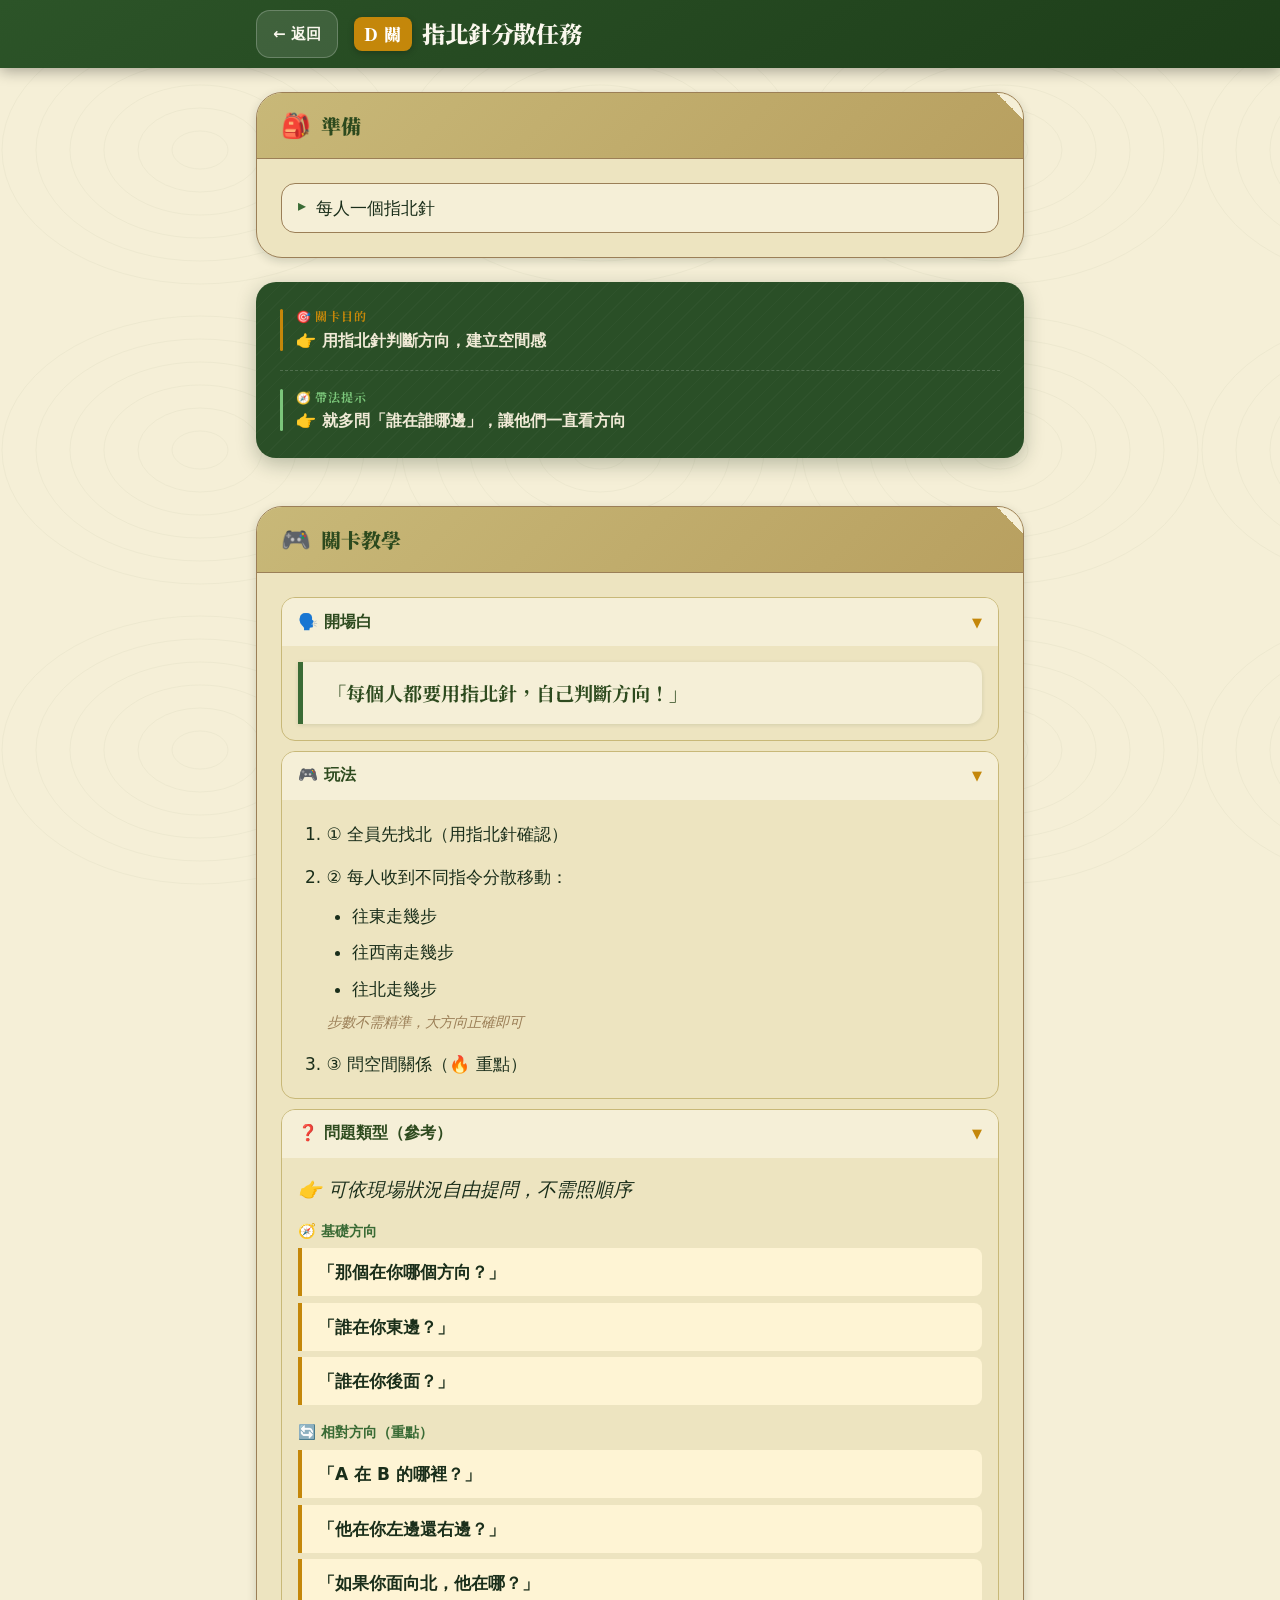
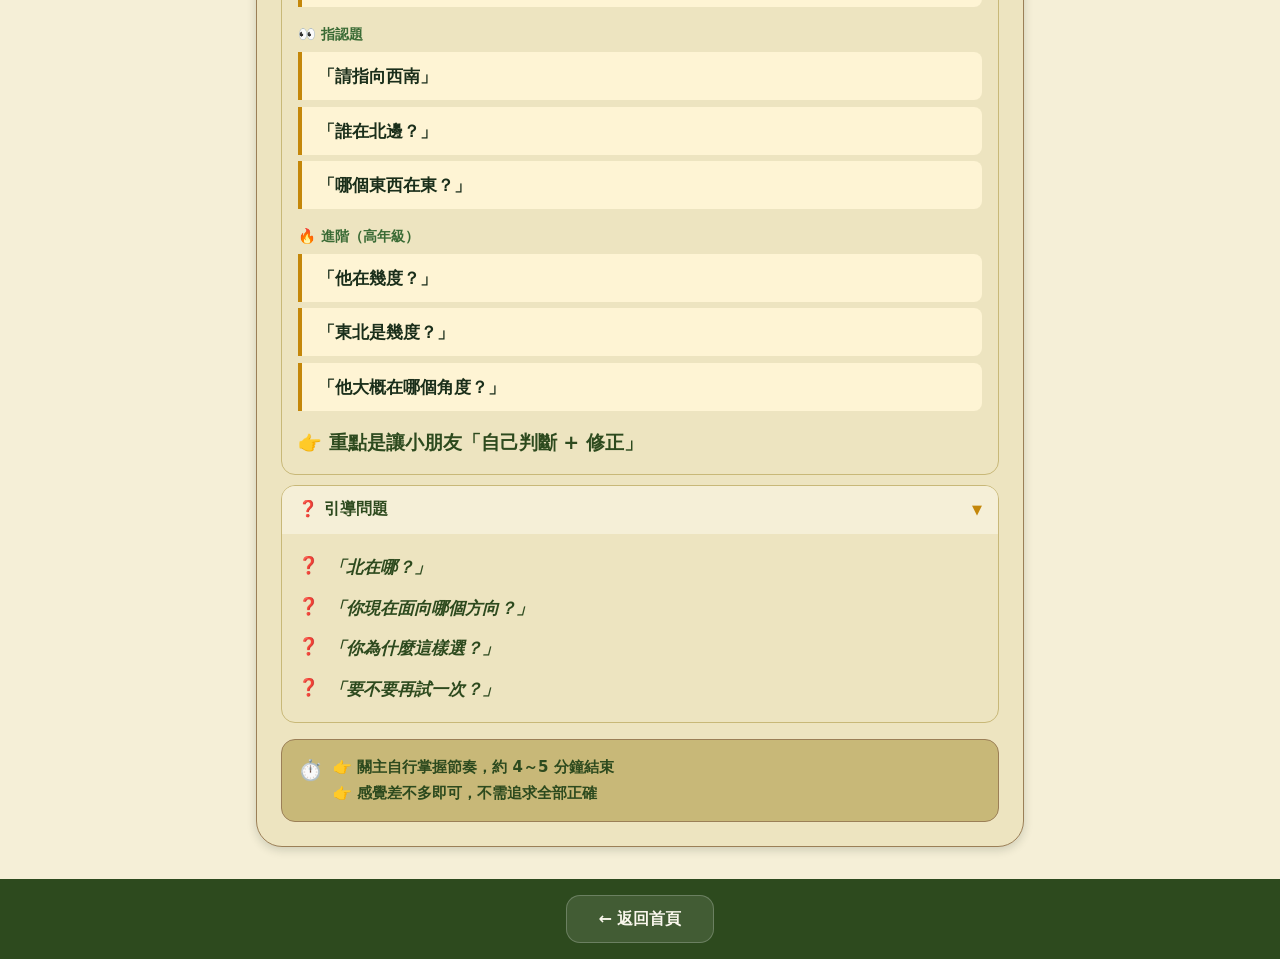
<file: station-d.html>
<!DOCTYPE html>
<html lang="zh-Hant">
<head>
  <meta charset="UTF-8">
  <meta name="viewport" content="width=device-width, initial-scale=1.0, viewport-fit=cover">
  <meta name="theme-color" content="#2C5428">
  <meta name="mobile-web-app-capable" content="yes">
  <meta name="apple-mobile-web-app-capable" content="yes">
  <meta name="apple-mobile-web-app-status-bar-style" content="black-translucent">
  <meta name="apple-mobile-web-app-title" content="童軍闖關">
  <title>D關：指北針分散任務 · 童軍定向</title>
  <link rel="preconnect" href="https://fonts.googleapis.com">
  <link rel="preconnect" href="https://fonts.gstatic.com" crossorigin>
  <link rel="icon" href="favicon.svg" type="image/svg+xml">
  <link rel="stylesheet" href="css/style.css">
</head>
<body>

  <header class="station-header">
    <div class="container">
      <a href="index.html" class="back-btn" aria-label="返回首頁">← 返回</a>
      <div class="station-title-group">
        <span class="station-badge">D 關</span>
        <h1>指北針分散任務</h1>
      </div>
    </div>
  </header>

  <main>
    <div class="container">
      <div class="content-cards">

        <!-- 準備 -->
        <section class="content-card" id="prep">
          <div class="card-header">
            <span class="card-icon">🎒</span>
            <h2>準備</h2>
          </div>
          <div class="card-body">
            <ul class="prep-list">
              <li>每人一個指北針</li>
            </ul>
          </div>
        </section>

        <!-- 任務牌 -->
        <section class="mission-card" aria-label="關卡目的與帶法提示">
          <div class="mission-row">
            <div class="mission-block is-purpose">
              <span class="mission-label">🎯 關卡目的</span>
              <p class="mission-text">👉 用指北針判斷方向，建立空間感</p>
            </div>
            <hr class="mission-divider">
            <div class="mission-block is-approach">
              <span class="mission-label">🧭 帶法提示</span>
              <p class="mission-text">👉 就多問「誰在誰哪邊」，讓他們一直看方向</p>
            </div>
          </div>
        </section>

        <!-- 關卡教學 -->
        <section class="content-card" id="teaching">
          <div class="card-header">
            <span class="card-icon">🎮</span>
            <h2>關卡教學</h2>
          </div>
          <div class="card-body">

            <div class="teaching-block is-open">
              <button class="block-toggle" aria-expanded="true">
                <span class="block-title">🗣️ 開場白</span>
                <span class="block-chevron">▼</span>
              </button>
              <div class="block-body">
                <blockquote class="spiel">「每個人都要用指北針，自己判斷方向！」</blockquote>
              </div>
            </div>

            <div class="teaching-block is-open">
              <button class="block-toggle" aria-expanded="true">
                <span class="block-title">🎮 玩法</span>
                <span class="block-chevron">▼</span>
              </button>
              <div class="block-body">
                <ol class="gameplay-steps">
                  <li>① 全員先找北（用指北針確認）</li>
                  <li>② 每人收到不同指令分散移動：
                    <ul style="margin-top:0.4em; list-style:disc; padding-left:1.5em;">
                      <li>往東走幾步</li>
                      <li>往西南走幾步</li>
                      <li>往北走幾步</li>
                    </ul>
                    <span style="font-size:0.9rem; color:var(--color-border); font-style:italic;">步數不需精準，大方向正確即可</span>
                  </li>
                  <li>③ 問空間關係（🔥 重點）</li>
                </ol>
              </div>
            </div>

            <div class="teaching-block is-open">
              <button class="block-toggle" aria-expanded="true">
                <span class="block-title">❓ 問題類型（參考）</span>
                <span class="block-chevron">▼</span>
              </button>
              <div class="block-body">
                <p style="margin:0 0 0.75em 0; color:var(--color-text-muted); font-style:italic;">👉 可依現場狀況自由提問，不需照順序</p>

                <h4 style="margin:0 0 0.35em 0; font-size:0.9rem; color:var(--color-primary);">🧭 基礎方向</h4>
                <ul class="key-list" style="margin-bottom:0.85em;">
                  <li>「那個在你哪個方向？」</li>
                  <li>「誰在你東邊？」</li>
                  <li>「誰在你後面？」</li>
                </ul>

                <h4 style="margin:0 0 0.35em 0; font-size:0.9rem; color:var(--color-primary);">🔄 相對方向（重點）</h4>
                <ul class="key-list" style="margin-bottom:0.85em;">
                  <li>「A 在 B 的哪裡？」</li>
                  <li>「他在你左邊還右邊？」</li>
                  <li>「如果你面向北，他在哪？」</li>
                </ul>

                <h4 style="margin:0 0 0.35em 0; font-size:0.9rem; color:var(--color-primary);">👀 指認題</h4>
                <ul class="key-list" style="margin-bottom:0.85em;">
                  <li>「請指向西南」</li>
                  <li>「誰在北邊？」</li>
                  <li>「哪個東西在東？」</li>
                </ul>

                <h4 style="margin:0 0 0.35em 0; font-size:0.9rem; color:var(--color-primary);">🔥 進階（高年級）</h4>
                <ul class="key-list" style="margin-bottom:0.85em;">
                  <li>「他在幾度？」</li>
                  <li>「東北是幾度？」</li>
                  <li>「他大概在哪個角度？」</li>
                </ul>

                <p style="margin:0; font-weight:600; color:var(--color-heading);">👉 重點是讓小朋友「自己判斷 + 修正」</p>
              </div>
            </div>

            <div class="teaching-block is-open">
              <button class="block-toggle" aria-expanded="true">
                <span class="block-title">❓ 引導問題</span>
                <span class="block-chevron">▼</span>
              </button>
              <div class="block-body">
                <ul class="guidance-list">
                  <li>「北在哪？」</li>
                  <li>「你現在面向哪個方向？」</li>
                  <li>「你為什麼這樣選？」</li>
                  <li>「要不要再試一次？」</li>
                </ul>
              </div>
            </div>

            <div class="rhythm-reminder">
              <span class="rhythm-icon">⏱️</span>
              <div class="rhythm-lines">
                <p>👉 關主自行掌握節奏，約 4～5 分鐘結束</p>
                <p>👉 感覺差不多即可，不需追求全部正確</p>
              </div>
            </div>


          </div>
        </section>

      </div>
    </div>
  </main>

  <footer class="station-footer">
    <a href="index.html" class="back-btn">← 返回首頁</a>
  </footer>

  <script src="js/main.js"></script>
</body>
</html>
</file>
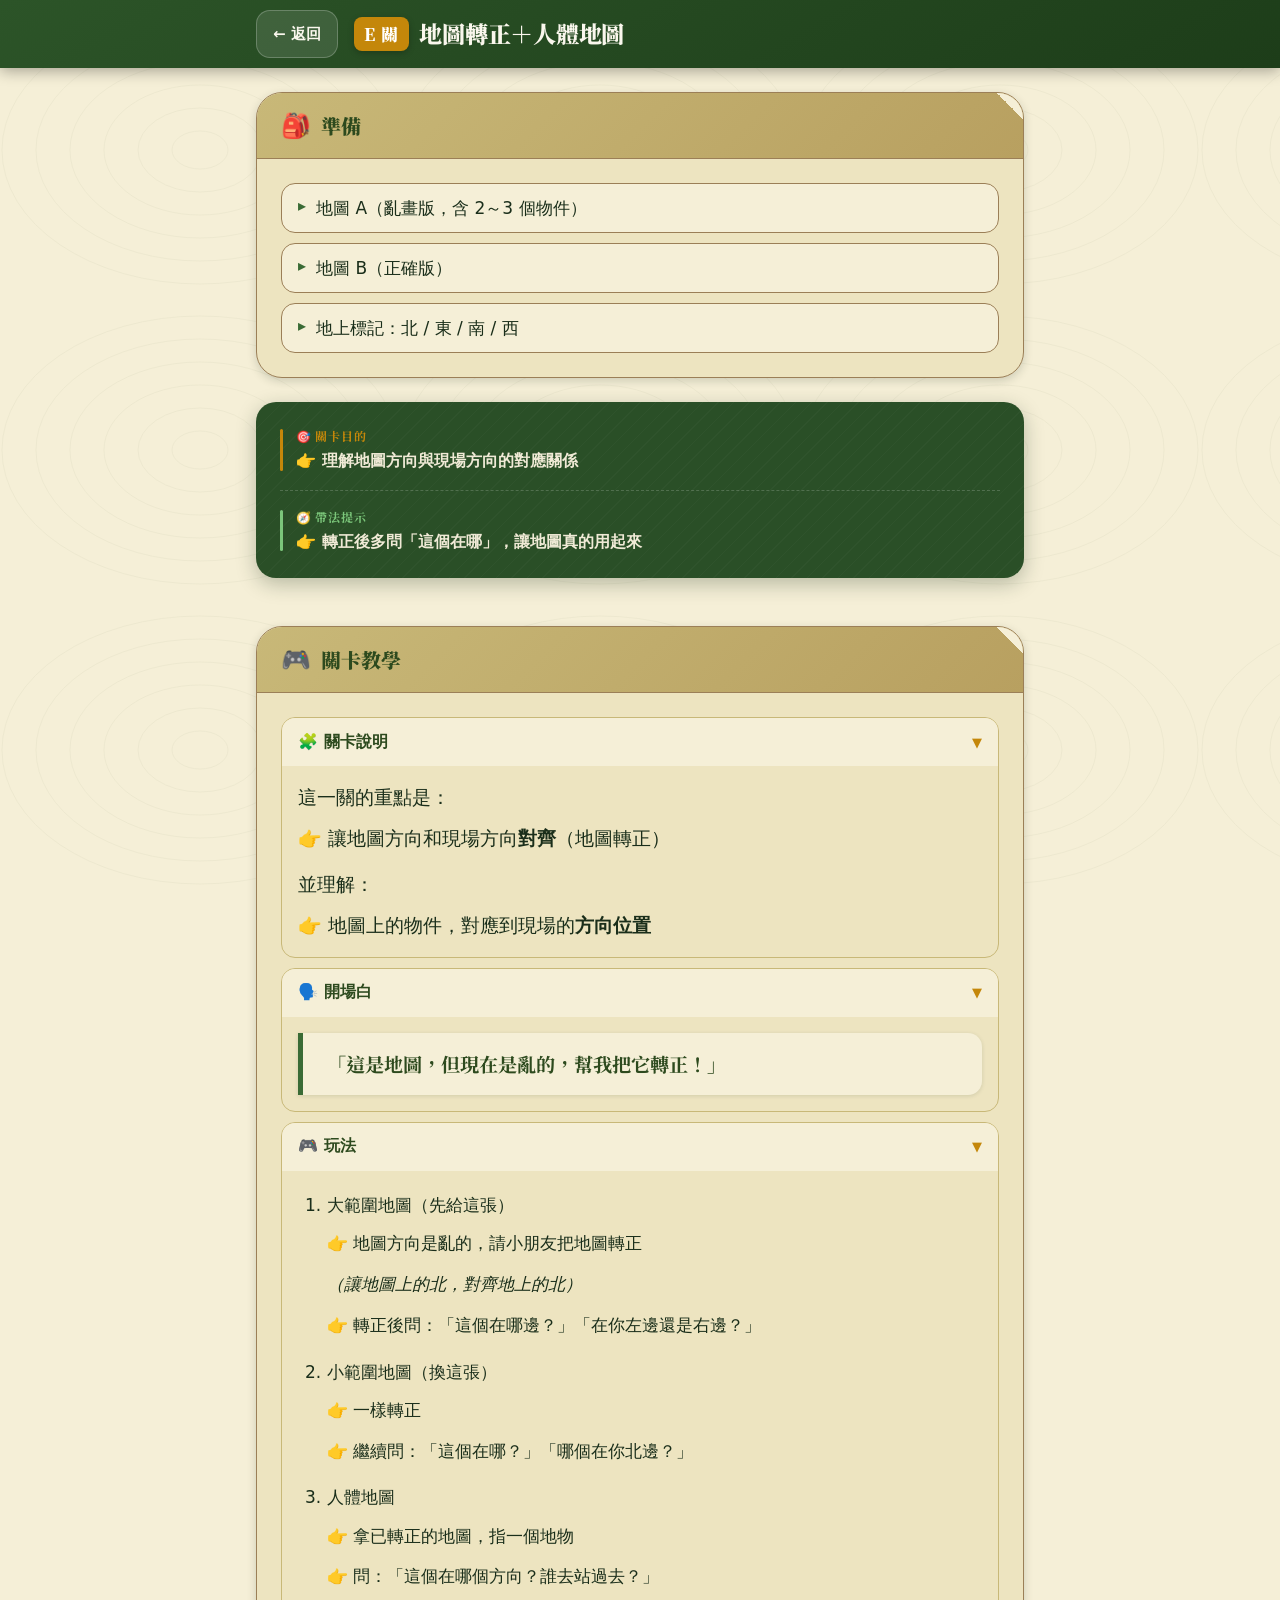
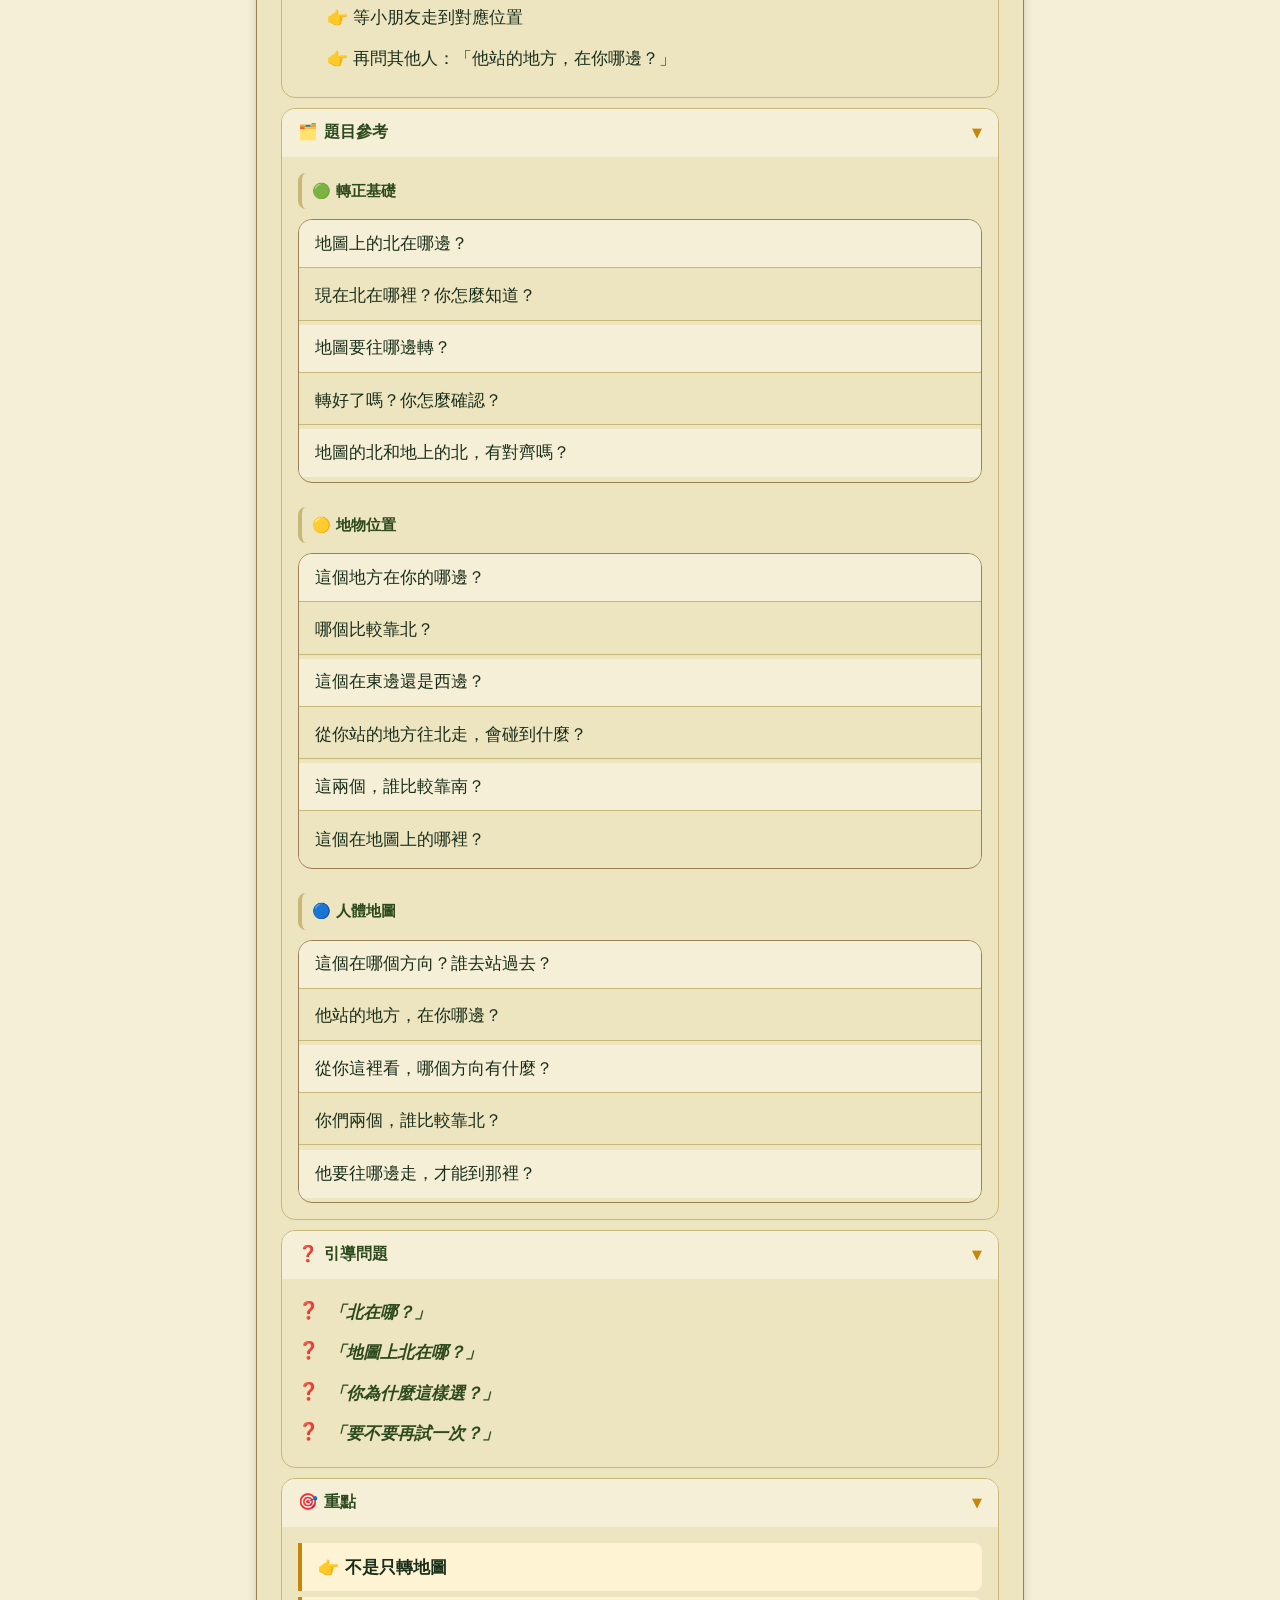
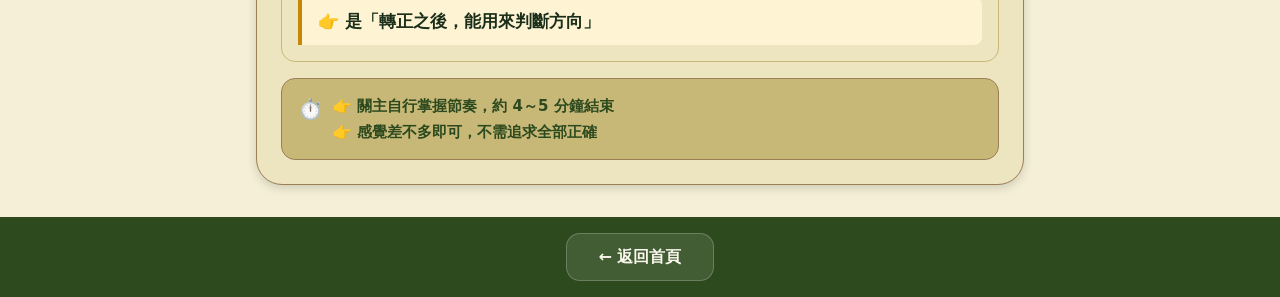
<file: station-e.html>
<!DOCTYPE html>
<html lang="zh-Hant">
<head>
  <meta charset="UTF-8">
  <meta name="viewport" content="width=device-width, initial-scale=1.0, viewport-fit=cover">
  <meta name="theme-color" content="#2C5428">
  <meta name="mobile-web-app-capable" content="yes">
  <meta name="apple-mobile-web-app-capable" content="yes">
  <meta name="apple-mobile-web-app-status-bar-style" content="black-translucent">
  <meta name="apple-mobile-web-app-title" content="童軍闖關">
  <title>E關：地圖轉正＋人體地圖 · 童軍定向</title>
  <link rel="preconnect" href="https://fonts.googleapis.com">
  <link rel="preconnect" href="https://fonts.gstatic.com" crossorigin>
  <link rel="icon" href="favicon.svg" type="image/svg+xml">
  <link rel="stylesheet" href="css/style.css">
</head>
<body>

  <header class="station-header">
    <div class="container">
      <a href="index.html" class="back-btn" aria-label="返回首頁">← 返回</a>
      <div class="station-title-group">
        <span class="station-badge">E 關</span>
        <h1>地圖轉正＋人體地圖</h1>
      </div>
    </div>
  </header>

  <main>
    <div class="container">
      <div class="content-cards">

        <!-- 準備 -->
        <section class="content-card" id="prep">
          <div class="card-header">
            <span class="card-icon">🎒</span>
            <h2>準備</h2>
          </div>
          <div class="card-body">
            <ul class="prep-list">
              <li>地圖 A（亂畫版，含 2～3 個物件）</li>
              <li>地圖 B（正確版）</li>
              <li>地上標記：北 / 東 / 南 / 西</li>
            </ul>
          </div>
        </section>

        <!-- 任務牌 -->
        <section class="mission-card" aria-label="關卡目的與帶法提示">
          <div class="mission-row">
            <div class="mission-block is-purpose">
              <span class="mission-label">🎯 關卡目的</span>
              <p class="mission-text">👉 理解地圖方向與現場方向的對應關係</p>
            </div>
            <hr class="mission-divider">
            <div class="mission-block is-approach">
              <span class="mission-label">🧭 帶法提示</span>
              <p class="mission-text">👉 轉正後多問「這個在哪」，讓地圖真的用起來</p>
            </div>
          </div>
        </section>

        <!-- 關卡教學 -->
        <section class="content-card" id="teaching">
          <div class="card-header">
            <span class="card-icon">🎮</span>
            <h2>關卡教學</h2>
          </div>
          <div class="card-body">

            <div class="teaching-block is-open">
              <button class="block-toggle" aria-expanded="true">
                <span class="block-title">🧩 關卡說明</span>
                <span class="block-chevron">▼</span>
              </button>
              <div class="block-body">
                <p style="margin:0 0 0.5em 0;">這一關的重點是：</p>
                <p style="margin:0 0 0.75em 0;">👉 讓地圖方向和現場方向<strong>對齊</strong>（地圖轉正）</p>
                <p style="margin:0 0 0.5em 0;">並理解：</p>
                <p style="margin:0;">👉 地圖上的物件，對應到現場的<strong>方向位置</strong></p>
              </div>
            </div>

            <div class="teaching-block is-open">
              <button class="block-toggle" aria-expanded="true">
                <span class="block-title">🗣️ 開場白</span>
                <span class="block-chevron">▼</span>
              </button>
              <div class="block-body">
                <blockquote class="spiel">「這是地圖，但現在是亂的，幫我把它轉正！」</blockquote>
              </div>
            </div>

            <div class="teaching-block is-open">
              <button class="block-toggle" aria-expanded="true">
                <span class="block-title">🎮 玩法</span>
                <span class="block-chevron">▼</span>
              </button>
              <div class="block-body">
                <ol class="gameplay-steps">
                  <li>
                    大範圍地圖（先給這張）
                    <ul style="margin-top:0.35em; list-style:none; padding:0; display:flex; flex-direction:column; gap:0.25em;">
                      <li>👉 地圖方向是亂的，請小朋友把地圖轉正</li>
                      <li style="color:var(--color-text-muted); font-style:italic;">（讓地圖上的北，對齊地上的北）</li>
                      <li>👉 轉正後問：「這個在哪邊？」「在你左邊還是右邊？」</li>
                    </ul>
                  </li>
                  <li>
                    小範圍地圖（換這張）
                    <ul style="margin-top:0.35em; list-style:none; padding:0; display:flex; flex-direction:column; gap:0.25em;">
                      <li>👉 一樣轉正</li>
                      <li>👉 繼續問：「這個在哪？」「哪個在你北邊？」</li>
                    </ul>
                  </li>
                  <li>
                    人體地圖
                    <ul style="margin-top:0.35em; list-style:none; padding:0; display:flex; flex-direction:column; gap:0.25em;">
                      <li>👉 拿已轉正的地圖，指一個地物</li>
                      <li>👉 問：「這個在哪個方向？誰去站過去？」</li>
                      <li>👉 等小朋友走到對應位置</li>
                      <li>👉 再問其他人：「他站的地方，在你哪邊？」</li>
                    </ul>
                  </li>
                </ol>
              </div>
            </div>

            <div class="teaching-block is-open">
              <button class="block-toggle" aria-expanded="true">
                <span class="block-title">🗂️ 題目參考</span>
                <span class="block-chevron">▼</span>
              </button>
              <div class="block-body">

                <div class="q-group">
                  <h4 class="q-group-title">🟢 轉正基礎</h4>
                  <ul class="question-list" role="list">
                    <li class="q-item" role="listitem" tabindex="0"><span class="q-text">地圖上的北在哪邊？</span></li>
                    <li class="q-item" role="listitem" tabindex="0"><span class="q-text">現在北在哪裡？你怎麼知道？</span></li>
                    <li class="q-item" role="listitem" tabindex="0"><span class="q-text">地圖要往哪邊轉？</span></li>
                    <li class="q-item" role="listitem" tabindex="0"><span class="q-text">轉好了嗎？你怎麼確認？</span></li>
                    <li class="q-item" role="listitem" tabindex="0"><span class="q-text">地圖的北和地上的北，有對齊嗎？</span></li>
                  </ul>
                </div>

                <div class="q-group">
                  <h4 class="q-group-title">🟡 地物位置</h4>
                  <ul class="question-list" role="list">
                    <li class="q-item" role="listitem" tabindex="0"><span class="q-text">這個地方在你的哪邊？</span></li>
                    <li class="q-item" role="listitem" tabindex="0"><span class="q-text">哪個比較靠北？</span></li>
                    <li class="q-item" role="listitem" tabindex="0"><span class="q-text">這個在東邊還是西邊？</span></li>
                    <li class="q-item" role="listitem" tabindex="0"><span class="q-text">從你站的地方往北走，會碰到什麼？</span></li>
                    <li class="q-item" role="listitem" tabindex="0"><span class="q-text">這兩個，誰比較靠南？</span></li>
                    <li class="q-item" role="listitem" tabindex="0"><span class="q-text">這個在地圖上的哪裡？</span></li>
                  </ul>
                </div>

                <div class="q-group">
                  <h4 class="q-group-title">🔵 人體地圖</h4>
                  <ul class="question-list" role="list">
                    <li class="q-item" role="listitem" tabindex="0"><span class="q-text">這個在哪個方向？誰去站過去？</span></li>
                    <li class="q-item" role="listitem" tabindex="0"><span class="q-text">他站的地方，在你哪邊？</span></li>
                    <li class="q-item" role="listitem" tabindex="0"><span class="q-text">從你這裡看，哪個方向有什麼？</span></li>
                    <li class="q-item" role="listitem" tabindex="0"><span class="q-text">你們兩個，誰比較靠北？</span></li>
                    <li class="q-item" role="listitem" tabindex="0"><span class="q-text">他要往哪邊走，才能到那裡？</span></li>
                  </ul>
                </div>

              </div>
            </div>

            <div class="teaching-block is-open">
              <button class="block-toggle" aria-expanded="true">
                <span class="block-title">❓ 引導問題</span>
                <span class="block-chevron">▼</span>
              </button>
              <div class="block-body">
                <ul class="guidance-list">
                  <li>「北在哪？」</li>
                  <li>「地圖上北在哪？」</li>
                  <li>「你為什麼這樣選？」</li>
                  <li>「要不要再試一次？」</li>
                </ul>
              </div>
            </div>

            <div class="teaching-block is-open">
              <button class="block-toggle" aria-expanded="true">
                <span class="block-title">🎯 重點</span>
                <span class="block-chevron">▼</span>
              </button>
              <div class="block-body">
                <ul class="key-list">
                  <li>👉 不是只轉地圖</li>
                  <li>👉 是「轉正之後，能用來判斷方向」</li>
                </ul>
              </div>
            </div>

            <div class="rhythm-reminder">
              <span class="rhythm-icon">⏱️</span>
              <div class="rhythm-lines">
                <p>👉 關主自行掌握節奏，約 4～5 分鐘結束</p>
                <p>👉 感覺差不多即可，不需追求全部正確</p>
              </div>
            </div>


          </div>
        </section>

      </div>
    </div>
  </main>

  <footer class="station-footer">
    <a href="index.html" class="back-btn">← 返回首頁</a>
  </footer>

  <script src="js/main.js"></script>
</body>
</html>
</file>
<file: css/style.css>
@import url('https://fonts.googleapis.com/css2?family=Noto+Serif+TC:wght@600;700;900&display=swap');

/* ============================================================
   CSS Custom Properties
   ============================================================ */
:root {
  /* Scout colour palette */
  --color-bg:            #F5EFD7;
  --color-surface:       #EDE4C0;
  --color-surface-deep:  #C8B878;
  --color-text:          #1A2E1A;
  --color-heading:       #2D4A1E;
  --color-primary:       #3A6B35;
  --color-primary-dark:  #2A4F27;
  --color-primary-text:  #FAF7ED;
  --color-accent:        #C4870A;
  --color-accent-light:  #F0D070;
  --color-border:        #9B7F57;
  --color-pass-bg:       #D4E6C3;
  --color-key-bg:        #FEF4D4;
  --color-key-border:    #C4870A;

  /* Per-station badge shades (all in green family) */
  --badge-a: #2A5520;
  --badge-b: #3A6828;
  --badge-c: #4A6A18;
  --badge-d: #1E5838;
  --badge-e: #523E10;

  /* Fonts */
  --font-serif: 'Noto Serif TC', 'Songti SC', 'SimSun', Georgia, serif;
  --font-sans:  system-ui, -apple-system, 'Segoe UI', sans-serif;

  /* Spacing */
  --space-xs:   0.375rem;
  --space-sm:   0.625rem;
  --space-md:   1rem;
  --space-lg:   1.5rem;
  --space-xl:   2rem;
  --space-xxl:  3rem;

  /* Radius */
  --radius-sm:  0.5rem;
  --radius-md:  0.875rem;
  --radius-lg:  1.25rem;
  --radius-xl:  1.625rem;

  /* Shadows */
  --shadow-sm:   0 1px 4px rgba(26,46,26,0.13);
  --shadow-card: 0 3px 10px rgba(26,46,26,0.18);
  --shadow-lg:   0 6px 20px rgba(26,46,26,0.28);

  /* Touch targets */
  --touch-min: 3rem;     /* 48px */
  --touch-lg:  5rem;     /* 80px */
}


/* ============================================================
   Reset & Base
   ============================================================ */
*, *::before, *::after { box-sizing: border-box; margin: 0; padding: 0; }
html { scroll-behavior: smooth; -webkit-text-size-adjust: 100%; }

body {
  font-family: var(--font-sans);
  font-size: 1.125rem;
  line-height: 1.65;
  color: var(--color-text);
  background-color: var(--color-bg);
  text-rendering: optimizeLegibility;
  -webkit-font-smoothing: antialiased;
  min-height: 100dvh;
  display: flex;
  flex-direction: column;
  position: relative;
}

/* Topographic contour-line texture */
body::before {
  content: '';
  position: fixed;
  inset: 0;
  z-index: 0;
  pointer-events: none;
  background-image: url("data:image/svg+xml,%3Csvg xmlns='http://www.w3.org/2000/svg' width='400' height='300'%3E%3Cg fill='none' stroke='%232D4A1E' stroke-width='0.75'%3E%3Cellipse cx='200' cy='150' rx='28' ry='19'/%3E%3Cellipse cx='200' cy='150' rx='62' ry='42'/%3E%3Cellipse cx='200' cy='150' rx='96' ry='65'/%3E%3Cellipse cx='200' cy='150' rx='130' ry='88'/%3E%3Cellipse cx='200' cy='150' rx='164' ry='111'/%3E%3Cellipse cx='200' cy='150' rx='198' ry='134'/%3E%3C/g%3E%3C/svg%3E");
  background-size: 400px 300px;
  background-repeat: repeat;
  opacity: 0.052;
}

main   { flex: 1; position: relative; z-index: 1; }
footer { position: relative; z-index: 1; }
header { position: relative; z-index: 10; }

ul, ol { padding-left: 1.25em; }
li { margin-bottom: 0.25em; }
a  { color: var(--color-primary); text-decoration: none; }
button { cursor: pointer; border: none; background: none; font-family: inherit; }


/* ============================================================
   Typography
   ============================================================ */
h1 {
  font-family: var(--font-serif);
  font-size: clamp(1.55rem, 5vw, 2.2rem);
  font-weight: 900;
  color: var(--color-primary-text);
  line-height: 1.2;
  letter-spacing: -0.01em;
}

h2 {
  font-family: var(--font-serif);
  font-size: clamp(1.2rem, 4vw, 1.5rem);
  font-weight: 700;
  color: var(--color-heading);
  margin-bottom: var(--space-md);
}

h3 {
  font-family: var(--font-sans);
  font-size: 1rem;
  font-weight: 700;
  color: var(--color-heading);
}


/* ============================================================
   Layout
   ============================================================ */
.container {
  width: 100%;
  max-width: 800px;
  margin-inline: auto;
  padding-inline: var(--space-md);
}


/* ============================================================
   Site Header — Homepage
   ============================================================ */
.site-header {
  background: linear-gradient(150deg, #2C5428 0%, #1D3D19 55%, #152D10 100%);
  padding-top: var(--space-xl);
  overflow: hidden;
  position: relative;
}

.site-header .container { position: relative; z-index: 1; }

.header-inner {
  display: flex;
  align-items: flex-start;
  justify-content: space-between;
  gap: var(--space-md);
  padding-bottom: var(--space-lg);
}

.header-text { flex: 1; min-width: 0; }

.header-eyebrow {
  font-size: 0.8125rem;
  font-weight: 600;
  letter-spacing: 0.12em;
  text-transform: uppercase;
  color: var(--color-accent-light);
  opacity: 0.85;
  margin-bottom: var(--space-xs);
}

.site-header h1 {
  color: var(--color-primary-text);
}

.site-subtitle {
  color: rgba(250,247,237,0.7);
  font-size: 0.9rem;
  font-weight: 500;
  letter-spacing: 0.04em;
  margin-top: var(--space-xs);
}

/* Compass rose decoration */
.compass-rose-wrap {
  flex-shrink: 0;
  opacity: 0.22;
  margin-top: -0.5rem;
  filter: drop-shadow(0 0 10px rgba(255,255,255,0.15));
}

/* Wave edge between header and body */
.header-wave {
  display: block;
  line-height: 0;
  margin-top: -1px;
}

.header-wave svg {
  width: 100%;
  height: 32px;
  display: block;
}


/* ============================================================
   Station Header — Station Pages
   ============================================================ */
.station-header {
  background: linear-gradient(150deg, #2C5428 0%, #1D3D19 100%);
  padding: var(--space-sm) 0;
  position: sticky;
  top: 0;
  z-index: 100;
  box-shadow: 0 3px 14px rgba(0,0,0,0.32);
}

.station-header .container {
  display: flex;
  align-items: center;
  gap: var(--space-md);
}

.station-title-group {
  display: flex;
  align-items: center;
  gap: var(--space-sm);
  flex: 1;
  min-width: 0;
}

.station-badge {
  background: var(--color-accent);
  color: #fff;
  border-radius: var(--radius-sm);
  padding: 0.15em 0.6em;
  font-family: var(--font-serif);
  font-size: 1.0625rem;
  font-weight: 900;
  letter-spacing: 0.06em;
  white-space: nowrap;
  flex-shrink: 0;
  box-shadow: 0 2px 6px rgba(0,0,0,0.22);
}

.station-header h1 {
  font-size: clamp(1.1rem, 4vw, 1.45rem);
  white-space: nowrap;
  overflow: hidden;
  text-overflow: ellipsis;
}


/* ============================================================
   Back Button
   ============================================================ */
.back-btn {
  display: inline-flex;
  align-items: center;
  justify-content: center;
  min-height: var(--touch-min);
  padding: 0 var(--space-md);
  background: rgba(255,255,255,0.11);
  color: var(--color-primary-text);
  border-radius: var(--radius-md);
  font-size: 0.9375rem;
  font-weight: 700;
  text-decoration: none;
  border: 1.5px solid rgba(255,255,255,0.22);
  transition: background 0.2s ease;
  white-space: nowrap;
  flex-shrink: 0;
}

.back-btn:hover, .back-btn:focus-visible {
  background: rgba(255,255,255,0.2);
  outline: 2px solid var(--color-primary-text);
  outline-offset: 2px;
}


/* ============================================================
   Overview Banner — Homepage
   ============================================================ */
.overview-banner {
  background: var(--color-heading);
  color: rgba(250,247,237,0.85);
  border-radius: var(--radius-lg);
  padding: var(--space-sm) var(--space-lg);
  margin: var(--space-lg) 0 var(--space-xl);
  font-size: 0.9375rem;
  font-weight: 600;
  display: flex;
  align-items: center;
  gap: var(--space-sm);
  letter-spacing: 0.02em;
  box-shadow: var(--shadow-sm);
  border-left: 4px solid var(--color-accent);
}


/* ============================================================
   Section Heading
   ============================================================ */
.section-heading {
  display: flex;
  align-items: center;
  gap: var(--space-sm);
  margin-bottom: var(--space-lg);
  padding-bottom: var(--space-sm);
  border-bottom: 2px solid var(--color-surface-deep);
}

.section-heading-icon {
  font-size: 1.375rem;
  line-height: 1;
}


/* ============================================================
   Principles Section — Homepage
   ============================================================ */
.principles-section {
  padding: var(--space-xl) 0 var(--space-lg);
}

.principles-list {
  list-style: none;
  padding: 0;
  display: flex;
  flex-direction: column;
  gap: var(--space-sm);
}

.principle-item {
  display: flex;
  align-items: center;
  gap: var(--space-md);
  background: var(--color-surface);
  border: 1.5px solid var(--color-border);
  border-radius: var(--radius-xl);
  padding: var(--space-md);
  box-shadow: var(--shadow-sm);
  /* Staggered entrance */
  opacity: 0;
  transform: translateY(14px);
  animation: fadeUp 0.45s ease forwards;
}
.principle-item:nth-child(1) { animation-delay: 0.05s; }
.principle-item:nth-child(2) { animation-delay: 0.13s; }
.principle-item:nth-child(3) { animation-delay: 0.21s; }
.principle-item:nth-child(4) { animation-delay: 0.29s; }
.principle-item:nth-child(5) { animation-delay: 0.37s; }

.principle-num {
  width: 2.75rem;
  height: 2.75rem;
  min-width: 2.75rem;
  background: var(--color-primary);
  border-radius: 50%;
  display: flex;
  align-items: center;
  justify-content: center;
  font-family: var(--font-serif);
  font-size: 0.875rem;
  font-weight: 900;
  color: var(--color-accent-light);
  box-shadow: inset 0 -2px 0 rgba(0,0,0,0.22), 0 2px 5px rgba(0,0,0,0.15);
  letter-spacing: 0.03em;
  flex-shrink: 0;
}

.principle-body { flex: 1; min-width: 0; }

.principle-title {
  display: block;
  font-family: var(--font-serif);
  font-size: 1.175rem;
  font-weight: 900;
  color: var(--color-heading);
  line-height: 1.25;
}

.principle-note {
  display: block;
  font-size: 0.9375rem;
  font-weight: 500;
  color: var(--color-text);
  opacity: 0.8;
  margin-top: 0.15em;
}

/* Spirit quote */
.spirit-quote {
  display: flex;
  align-items: center;
  gap: var(--space-md);
  margin-top: var(--space-md);
  background: var(--color-primary);
  color: var(--color-primary-text);
  border-radius: var(--radius-xl);
  padding: var(--space-md) var(--space-lg);
  position: relative;
  overflow: hidden;
  box-shadow: var(--shadow-card);
  opacity: 0;
  animation: fadeUp 0.45s ease 0.38s forwards;
}

.spirit-quote::before {
  content: '"';
  position: absolute;
  top: -0.35em;
  left: 0.5rem;
  font-size: 5rem;
  font-family: Georgia, serif;
  color: rgba(255,255,255,0.15);
  line-height: 1;
  pointer-events: none;
  user-select: none;
}

.spirit-quote p {
  font-family: var(--font-serif);
  font-size: 1rem;
  font-weight: 700;
  font-style: italic;
  line-height: 1.55;
  position: relative;
}


/* ============================================================
   Station Cards — Homepage
   ============================================================ */
.stations-section {
  padding-bottom: var(--space-xxl);
}

.station-grid {
  display: flex;
  flex-direction: column;
  gap: var(--space-sm);
}

.station-card {
  display: flex;
  align-items: center;
  gap: var(--space-md);
  min-height: var(--touch-lg);
  padding: var(--space-md) var(--space-md) var(--space-md) var(--space-sm);
  background: var(--color-surface);
  border: 1.5px solid var(--color-border);
  border-radius: var(--radius-xl);
  text-decoration: none;
  box-shadow: var(--shadow-card);
  position: relative;
  overflow: hidden;
  transition: transform 0.15s ease, box-shadow 0.15s ease, border-color 0.15s ease;
  /* Staggered entrance */
  opacity: 0;
  transform: translateX(-18px);
  animation: slideRight 0.4s ease forwards;
}

.station-card:nth-child(1) { animation-delay: 0.08s; }
.station-card:nth-child(2) { animation-delay: 0.15s; }
.station-card:nth-child(3) { animation-delay: 0.22s; }
.station-card:nth-child(4) { animation-delay: 0.29s; }
.station-card:nth-child(5) { animation-delay: 0.36s; }

/* Left accent strip */
.station-card::before {
  content: '';
  position: absolute;
  top: 0; bottom: 0; left: 0;
  width: 5px;
  background: var(--color-accent);
  border-radius: var(--radius-sm) 0 0 var(--radius-sm);
}

.station-card:hover, .station-card:focus-visible {
  transform: translateX(5px);
  box-shadow: var(--shadow-lg);
  border-color: var(--color-accent);
  outline: none;
}
.station-card:focus-visible {
  outline: 3px solid var(--color-accent);
  outline-offset: 2px;
}
.station-card:active { transform: translateX(2px); }

/* Letter badge */
.station-card-badge {
  width: 3.25rem;
  height: 3.25rem;
  min-width: 3.25rem;
  border-radius: var(--radius-md);
  display: flex;
  align-items: center;
  justify-content: center;
  font-family: var(--font-serif);
  font-size: 1.625rem;
  font-weight: 900;
  color: var(--color-accent-light);
  flex-shrink: 0;
  box-shadow: inset 0 -2px 0 rgba(0,0,0,0.25), 0 2px 6px rgba(0,0,0,0.2);
  margin-left: var(--space-sm);
}
.badge-a { background: var(--badge-a); }
.badge-b { background: var(--badge-b); }
.badge-c { background: var(--badge-c); }
.badge-d { background: var(--badge-d); }
.badge-e { background: var(--badge-e); }

/* Info block */
.station-card-info {
  flex: 1;
  min-width: 0;
}

.station-card-name {
  display: block;
  font-family: var(--font-serif);
  font-size: 1.125rem;
  font-weight: 900;
  color: var(--color-heading);
  line-height: 1.25;
}

.station-card-sub {
  display: block;
  font-size: 0.8125rem;
  font-weight: 500;
  color: var(--color-text);
  opacity: 0.62;
  margin-top: 0.2em;
  white-space: nowrap;
  overflow: hidden;
  text-overflow: ellipsis;
}

/* Icon + arrow */
.station-card-emoji {
  font-size: 2rem;
  line-height: 1;
  flex-shrink: 0;
  filter: drop-shadow(0 1px 2px rgba(0,0,0,0.12));
}

.station-card-arrow {
  color: var(--color-accent);
  font-size: 1.75rem;
  font-weight: 900;
  line-height: 1;
  flex-shrink: 0;
  margin-right: var(--space-xs);
}


/* ============================================================
   Content Cards — Station Pages
   ============================================================ */
.content-cards {
  padding: var(--space-lg) 0 var(--space-xl);
  display: flex;
  flex-direction: column;
  gap: var(--space-lg);
}

.content-card {
  background: var(--color-surface);
  border: 1.5px solid var(--color-border);
  border-radius: var(--radius-xl);
  box-shadow: var(--shadow-card);
  overflow: hidden;
  position: relative;
}

/* Page-corner fold effect */
.content-card::after {
  content: '';
  position: absolute;
  top: 0; right: 0;
  width: 26px; height: 26px;
  background: linear-gradient(225deg, var(--color-bg) 50%, transparent 50%);
  border-bottom-left-radius: var(--radius-sm);
  pointer-events: none;
}

.card-header {
  background: linear-gradient(135deg, var(--color-surface-deep) 0%, #B8A060 100%);
  display: flex;
  align-items: center;
  gap: var(--space-sm);
  padding: var(--space-md) var(--space-lg);
  border-bottom: 1.5px solid var(--color-border);
}

.card-icon { font-size: 1.5rem; line-height: 1; }

.card-header h2 {
  font-size: 1.25rem;
  font-weight: 900;
  margin: 0;
  color: var(--color-heading);
}

.card-body { padding: var(--space-lg); }


/* ============================================================
   Prep List
   ============================================================ */
.prep-list {
  list-style: none;
  padding: 0;
  display: flex;
  flex-direction: column;
  gap: var(--space-sm);
}

.prep-list li {
  display: flex;
  align-items: flex-start;
  gap: var(--space-sm);
  padding: var(--space-sm) var(--space-md);
  background: var(--color-bg);
  border: 1.5px solid var(--color-border);
  border-radius: var(--radius-md);
  font-size: 1.0625rem;
  font-weight: 500;
  margin: 0;
}

.prep-list li::before {
  content: '▸';
  color: var(--color-primary);
  font-size: 1rem;
  line-height: 1.55;
  flex-shrink: 0;
  font-weight: 900;
}


/* ============================================================
   Teaching Blocks — Accordion
   ============================================================ */
.teaching-block {
  border: 1.5px solid var(--color-surface-deep);
  border-radius: var(--radius-md);
  overflow: hidden;
  margin-bottom: var(--space-sm);
}

.teaching-block:last-of-type { margin-bottom: 0; }

.block-toggle {
  width: 100%;
  display: flex;
  align-items: center;
  justify-content: space-between;
  gap: var(--space-sm);
  padding: var(--space-sm) var(--space-md);
  background: var(--color-bg);
  border: none;
  text-align: left;
  min-height: var(--touch-min);
  -webkit-tap-highlight-color: transparent;
  transition: background 0.15s ease;
}

.block-toggle:hover { background: var(--color-surface); }

.block-title {
  font-size: 1rem;
  font-weight: 700;
  color: var(--color-heading);
}

.block-chevron {
  color: var(--color-accent);
  font-size: 0.8125rem;
  flex-shrink: 0;
  line-height: 1;
  transition: transform 0.28s ease;
}

.teaching-block:not(.is-open) .block-chevron {
  transform: rotate(-90deg);
}

.block-body {
  max-height: none;
  overflow: hidden;
  transition: max-height 0.35s ease, padding 0.35s ease;
  padding: var(--space-md);
}

.teaching-block:not(.is-open) .block-body {
  max-height: 0;
  padding-top: 0;
  padding-bottom: 0;
}

/* === Content inside blocks === */
.spiel {
  background: var(--color-bg);
  border-left: 5px solid var(--color-primary);
  border-radius: 0 var(--radius-md) var(--radius-md) 0;
  padding: var(--space-md) var(--space-lg);
  font-family: var(--font-serif);
  font-size: 1.2rem;
  font-weight: 700;
  color: var(--color-heading);
  margin: 0;
  line-height: 1.55;
  box-shadow: var(--shadow-sm);
}

.gameplay-steps {
  padding-left: 1.5em;
  display: flex;
  flex-direction: column;
  gap: var(--space-xs);
}

.gameplay-steps li {
  font-size: 1.0625rem;
  font-weight: 500;
  margin: 0;
  padding: 0.25em 0;
}

.key-list {
  list-style: none;
  padding: 0;
  display: flex;
  flex-direction: column;
  gap: 0.4rem;
}

.key-list li {
  background: var(--color-key-bg);
  border-left: 4px solid var(--color-key-border);
  border-radius: 0 var(--radius-sm) var(--radius-sm) 0;
  padding: var(--space-sm) var(--space-md);
  font-size: 1.0625rem;
  font-weight: 600;
  margin: 0;
}

.guidance-list {
  list-style: none;
  padding: 0;
  display: flex;
  flex-direction: column;
  gap: 0.35rem;
}

.guidance-list li {
  display: flex;
  align-items: flex-start;
  gap: var(--space-sm);
  font-size: 1.0625rem;
  font-style: italic;
  color: var(--color-heading);
  font-weight: 600;
  margin: 0;
  padding: 0.2em 0;
}

.guidance-list li::before {
  content: '❓';
  font-style: normal;
  flex-shrink: 0;
  line-height: 1.5;
}


/* ============================================================
   Pass Condition
   ============================================================ */
.pass-condition {
  display: flex;
  align-items: center;
  gap: var(--space-md);
  background: var(--color-pass-bg);
  border: 2.5px solid var(--color-primary);
  border-radius: var(--radius-lg);
  padding: var(--space-md) var(--space-lg);
  margin-top: var(--space-md);
  cursor: pointer;
  user-select: none;
  -webkit-tap-highlight-color: transparent;
  min-height: var(--touch-min);
  position: relative;
  transition: background 0.2s ease, border-color 0.2s ease, transform 0.1s ease;
  animation: pulseBorder 2.8s ease-in-out infinite;
}

.pass-condition:hover { background: #bcd8ab; animation: none; }
.pass-condition:active { transform: scale(0.98); }

.pass-condition:focus-visible {
  outline: 3px solid var(--color-primary);
  outline-offset: 2px;
  animation: none;
}

.pass-condition.is-done {
  background: var(--color-surface-deep);
  border-color: var(--color-border);
  animation: none;
  opacity: 0.82;
}

.pass-icon {
  font-size: 1.875rem;
  line-height: 1;
  flex-shrink: 0;
  transition: transform 0.3s cubic-bezier(0.34, 1.56, 0.64, 1);
}

.pass-condition.is-done .pass-icon {
  transform: scale(1.3) rotate(12deg);
}

.pass-text strong {
  display: block;
  font-family: var(--font-serif);
  font-size: 1rem;
  font-weight: 900;
  color: var(--color-primary);
}

.pass-text p {
  font-size: 1.25rem;
  font-weight: 700;
  color: var(--color-heading);
  margin: 0;
}

.pass-done-label {
  position: absolute;
  right: var(--space-md);
  top: 50%;
  transform: translateY(-50%);
  background: var(--color-primary);
  color: var(--color-primary-text);
  border-radius: var(--radius-sm);
  padding: 0.2em 0.7em;
  font-size: 0.9375rem;
  font-weight: 700;
  opacity: 0;
  transition: opacity 0.3s ease;
  pointer-events: none;
}

.pass-condition.is-done .pass-done-label { opacity: 1; }


/* ============================================================
   Footer
   ============================================================ */
.site-footer {
  background: var(--color-heading);
  color: rgba(250,247,237,0.55);
  text-align: center;
  padding: var(--space-md);
  font-size: 0.875rem;
  margin-top: auto;
}

.station-footer {
  background: var(--color-heading);
  padding: var(--space-md);
  display: flex;
  justify-content: center;
}

.station-footer .back-btn {
  background: rgba(255,255,255,0.1);
  font-size: 1rem;
  padding: 0 var(--space-xl);
}


/* ============================================================
   Keyframe Animations
   ============================================================ */
@keyframes fadeUp {
  to { opacity: 1; transform: translateY(0); }
}

@keyframes slideRight {
  to { opacity: 1; transform: translateX(0); }
}

@keyframes pulseBorder {
  0%, 100% { box-shadow: 0 0 0 0   rgba(58,107,53,0); }
  50%       { box-shadow: 0 0 0 6px rgba(58,107,53,0.2); }
}


/* ============================================================
   Mission Briefing Card — Station Pages
   ============================================================ */
.mission-card {
  background: var(--color-primary-dark);
  border-radius: var(--radius-lg);
  padding: var(--space-lg);
  margin-bottom: var(--space-lg);
  box-shadow: var(--shadow-lg);
  position: relative;
  overflow: hidden;
}

.mission-card::before {
  content: '';
  position: absolute;
  inset: 0;
  background: repeating-linear-gradient(
    -45deg,
    transparent,
    transparent 10px,
    rgba(255,255,255,0.025) 10px,
    rgba(255,255,255,0.025) 11px
  );
  pointer-events: none;
}

.mission-row {
  position: relative;
  display: flex;
  flex-direction: column;
  gap: var(--space-md);
}

.mission-block {
  padding-left: var(--space-md);
  position: relative;
}

.mission-block::before {
  content: '';
  position: absolute;
  left: 0;
  top: 0.15em;
  bottom: 0.15em;
  width: 3px;
  border-radius: 2px;
}

.mission-block.is-purpose::before  { background: var(--color-accent); }
.mission-block.is-approach::before { background: #7BC67A; }

.mission-label {
  display: block;
  font-family: var(--font-serif);
  font-size: 0.75rem;
  font-weight: 700;
  letter-spacing: 0.06em;
  margin-bottom: 0.25em;
}

.mission-block.is-purpose  .mission-label { color: var(--color-accent); }
.mission-block.is-approach .mission-label { color: #7BC67A; }

.mission-text {
  margin: 0;
  font-size: 1rem;
  font-weight: 700;
  color: #F0EAD6;
  line-height: 1.55;
}

.mission-divider {
  border: none;
  border-top: 1px dashed rgba(255,255,255,0.18);
  margin: 0;
}

/* ============================================================
   Honor Stone Card — Homepage
   ============================================================ */
.honor-card {
  background: #FFFBF0;
  border: 1.5px solid #D4A843;
  border-left: 5px solid #C4870A;
  border-radius: var(--radius-lg);
  padding: var(--space-lg);
  margin-bottom: var(--space-lg);
  box-shadow: var(--shadow-sm);
}

.honor-card-title {
  display: flex;
  align-items: center;
  gap: var(--space-sm);
  font-family: var(--font-serif);
  font-size: 1.1rem;
  font-weight: 700;
  color: #7A5000;
  margin: 0 0 var(--space-sm) 0;
}

.honor-card-rule {
  font-size: 0.9rem;
  font-weight: 600;
  color: #7A5000;
  margin: var(--space-sm) 0 0.3em 0;
}

.honor-list {
  list-style: none;
  margin: 0 0 var(--space-sm) 0;
  padding: 0;
  display: flex;
  flex-direction: column;
  gap: 0.35em;
}

.honor-list li {
  position: relative;
  padding-left: 1.3em;
  font-size: 0.9375rem;
  color: var(--color-text);
  line-height: 1.5;
}

.honor-list li::before {
  content: '◆';
  position: absolute;
  left: 0;
  color: #C4870A;
  font-size: 0.6em;
  top: 0.35em;
}

.honor-note {
  margin: var(--space-sm) 0 0 0;
  font-size: 0.9rem;
  font-style: italic;
  color: #8B6914;
  font-weight: 600;
}

.honor-summary {
  margin: var(--space-sm) 0 0 0;
  font-size: 0.9rem;
  color: var(--color-text-muted);
  border-top: 1px solid #E8C97A;
  padding-top: var(--space-sm);
  line-height: 1.6;
}

/* ============================================================
   Activity Flow Card — Homepage
   ============================================================ */
.flow-card {
  background: var(--color-surface);
  border: 1.5px solid var(--color-border);
  border-left: 5px solid var(--color-primary);
  border-radius: var(--radius-lg);
  padding: var(--space-md) var(--space-lg);
  margin-bottom: var(--space-xl);
  box-shadow: var(--shadow-sm);
}

.flow-card-title {
  display: flex;
  align-items: center;
  gap: var(--space-sm);
  font-family: var(--font-serif);
  font-size: 1.0625rem;
  font-weight: 900;
  color: var(--color-heading);
  margin-bottom: var(--space-sm);
}

.flow-list {
  list-style: none;
  padding: 0;
  margin: 0 0 var(--space-sm);
  display: flex;
  flex-direction: column;
  gap: 0.3rem;
}

.flow-list li {
  font-size: 1rem;
  font-weight: 500;
  color: var(--color-text);
  padding-left: 1.1em;
  position: relative;
  margin: 0;
}

.flow-list li::before {
  content: '•';
  position: absolute;
  left: 0;
  color: var(--color-primary);
  font-weight: 900;
}

.flow-note {
  font-size: 0.9375rem;
  font-weight: 700;
  font-style: italic;
  color: var(--color-primary);
  margin: 0;
  padding-top: var(--space-sm);
  border-top: 1px solid var(--color-surface-deep);
}

/* ============================================================
   Rhythm Reminder — Station Pages
   ============================================================ */
.rhythm-reminder {
  display: flex;
  align-items: flex-start;
  gap: var(--space-sm);
  margin-top: var(--space-md);
  background: var(--color-surface-deep);
  border: 1.5px solid var(--color-border);
  border-radius: var(--radius-md);
  padding: var(--space-md);
  font-size: 0.9375rem;
  font-weight: 600;
  color: var(--color-heading);
}

.rhythm-icon {
  font-size: 1.25rem;
  line-height: 1.4;
  flex-shrink: 0;
}

.rhythm-lines p {
  margin: 0;
  line-height: 1.5;
}

.rhythm-lines p + p { margin-top: 0.25em; }

/* ============================================================
   Question List (station-c)
   ============================================================ */

.q-group { margin-bottom: var(--space-lg); }
.q-group:last-child { margin-bottom: 0; }

.q-group-title {
  display: flex;
  align-items: center;
  gap: var(--space-sm);
  font-size: 0.9375rem;
  font-weight: 700;
  color: var(--color-heading);
  margin-bottom: var(--space-sm);
  padding: var(--space-xs) var(--space-sm);
  background: var(--color-surface);
  border-radius: var(--radius-sm);
  border-left: 4px solid var(--color-surface-deep);
}

.question-list {
  list-style: none;
  padding: 0;
  margin: 0;
  border: 1.5px solid var(--color-border);
  border-radius: var(--radius-md);
  overflow: hidden;
}

.q-item {
  display: flex;
  align-items: center;
  gap: var(--space-sm);
  padding: 0.7rem var(--space-md);
  border-bottom: 1px solid var(--color-surface-deep);
  font-size: 1.0625rem;
  font-weight: 500;
  background: var(--color-bg);
  min-height: var(--touch-min);
  cursor: pointer;
  -webkit-tap-highlight-color: transparent;
  user-select: none;
  transition: opacity 0.2s ease;
}

.q-item:last-child { border-bottom: none; }
.q-item:nth-child(even) { background: var(--color-surface); }
.q-item:active { opacity: 0.7; }

.q-item.is-asked { opacity: 0.35; }

.q-item.is-asked .q-text {
  text-decoration: line-through;
  text-decoration-color: var(--color-primary);
  text-decoration-thickness: 2px;
}

.q-text { flex: 1; line-height: 1.4; }

.q-note {
  display: inline;
  font-size: 0.875em;
  font-style: italic;
  color: var(--color-border);
  font-weight: 500;
  text-decoration: none !important;
}

.q-ans {
  font-size: 1.375rem;
  line-height: 1;
  flex-shrink: 0;
}

/* Floating status bar — slides up when first question is marked */
.q-status-bar {
  position: fixed;
  bottom: 0; left: 0; right: 0;
  z-index: 200;
  display: flex;
  align-items: center;
  justify-content: space-between;
  gap: var(--space-md);
  padding: var(--space-sm) var(--space-lg);
  padding-bottom: calc(var(--space-sm) + env(safe-area-inset-bottom, 0px));
  background: var(--color-primary-dark);
  color: var(--color-primary-text);
  box-shadow: 0 -4px 16px rgba(0,0,0,0.28);
  transform: translateY(100%);
  transition: transform 0.3s cubic-bezier(0.34, 1.2, 0.64, 1);
  pointer-events: none;
}

.q-status-bar.is-visible {
  transform: translateY(0);
  pointer-events: auto;
}

.q-count { font-size: 1rem; font-weight: 600; }

.q-count strong {
  font-size: 1.25rem;
  font-weight: 900;
  color: var(--color-accent-light);
}

.q-reset-btn {
  display: inline-flex;
  align-items: center;
  gap: var(--space-xs);
  padding: 0.45em 1.1em;
  min-height: var(--touch-min);
  background: rgba(255,255,255,0.15);
  color: var(--color-primary-text);
  border: 1.5px solid rgba(255,255,255,0.3);
  border-radius: var(--radius-md);
  font-size: 1rem;
  font-weight: 700;
  white-space: nowrap;
  transition: background 0.15s ease;
}

.q-reset-btn:hover, .q-reset-btn:focus-visible {
  background: rgba(255,255,255,0.25);
  outline: 2px solid rgba(255,255,255,0.5);
  outline-offset: 2px;
}


/* ============================================================
   Print
   ============================================================ */
@media print {
  body { background: #fff; color: #000; font-size: 12pt; }
  body::before { display: none; }
  .site-header, .station-header, .back-btn, .site-footer, .station-footer { display: none; }
  .content-card { border: 1pt solid #333; box-shadow: none; break-inside: avoid; }
  .pass-condition { border: 2pt solid #333; animation: none; }
  .teaching-block:not(.is-open) .block-body { max-height: none !important; padding: var(--space-md) !important; }
}


/* ============================================================
   Responsive
   ============================================================ */
@media (min-width: 960px) {
  body { font-size: 1.1875rem; }

  .station-grid {
    display: grid;
    grid-template-columns: 1fr 1fr;
    gap: var(--space-md);
  }

  .station-card:nth-child(5) {
    grid-column: 1 / -1;
    max-width: calc(50% - var(--space-sm));
  }
}
</file>
